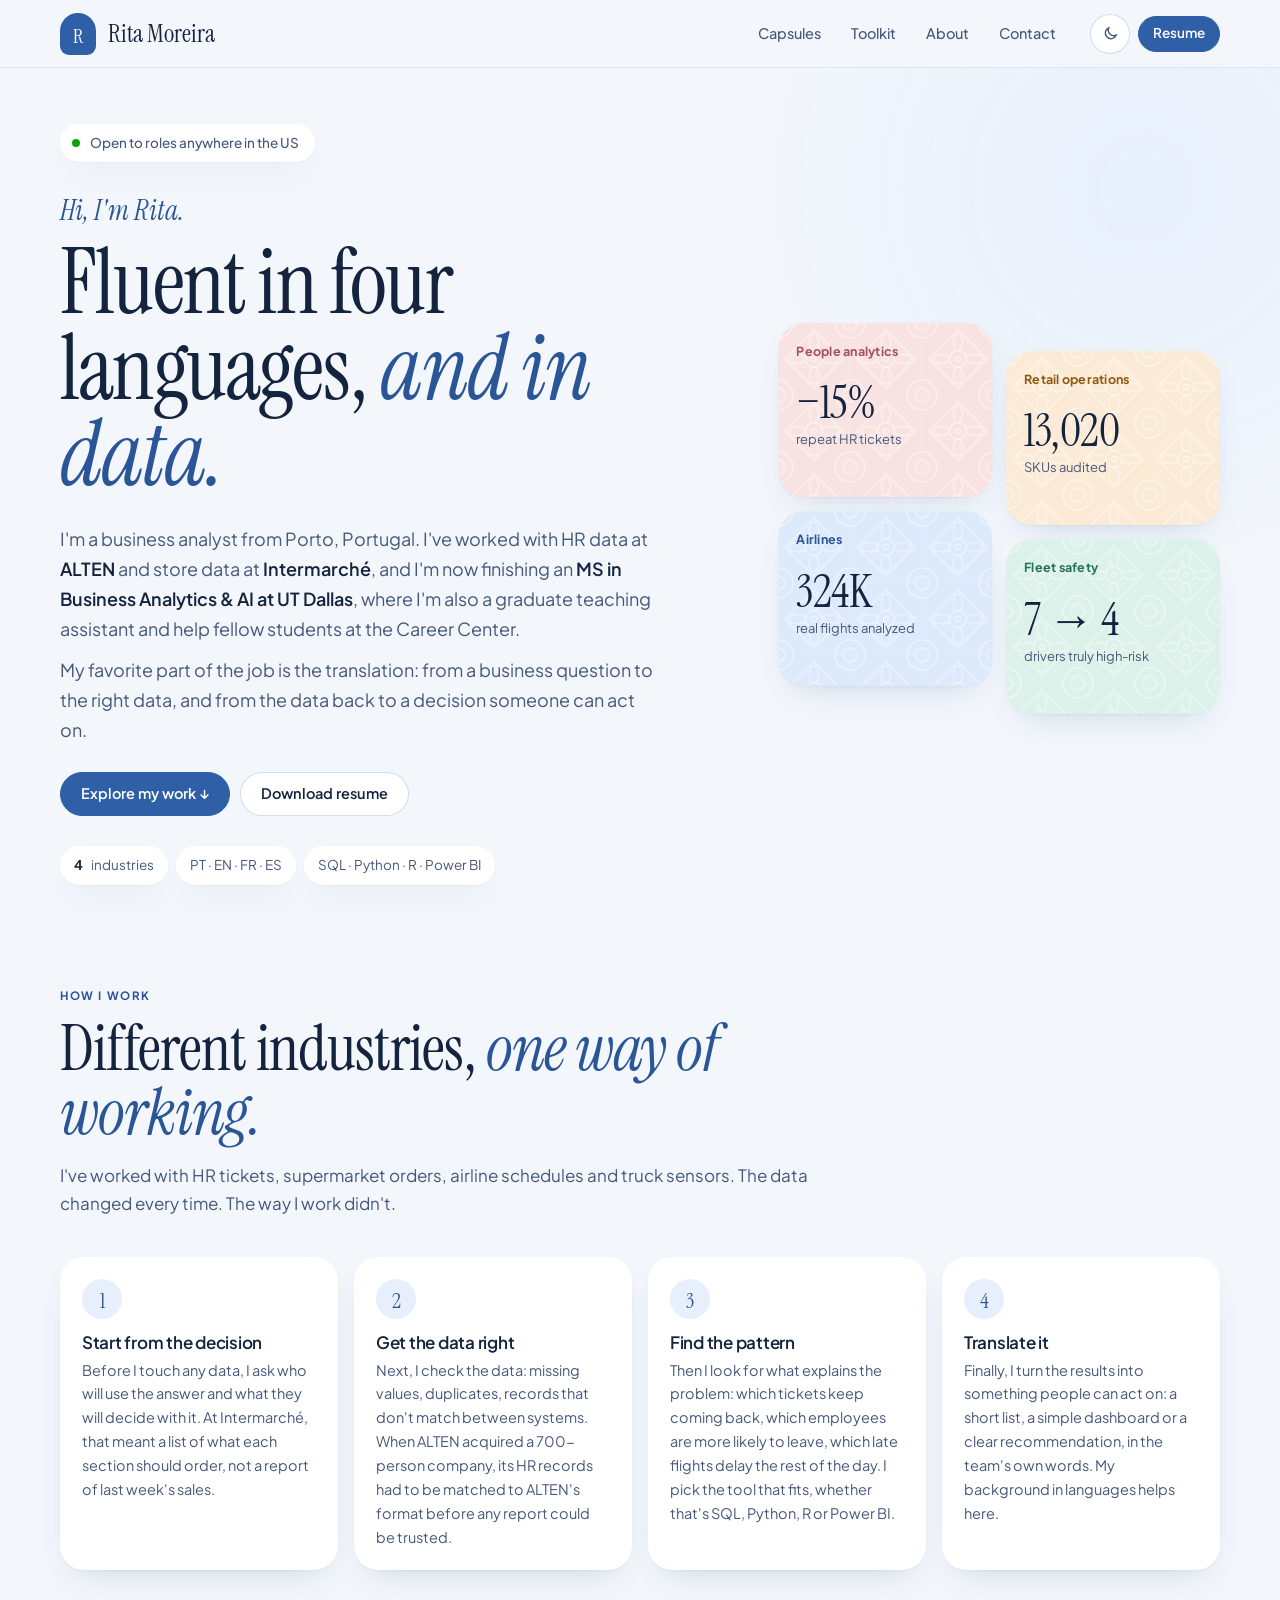
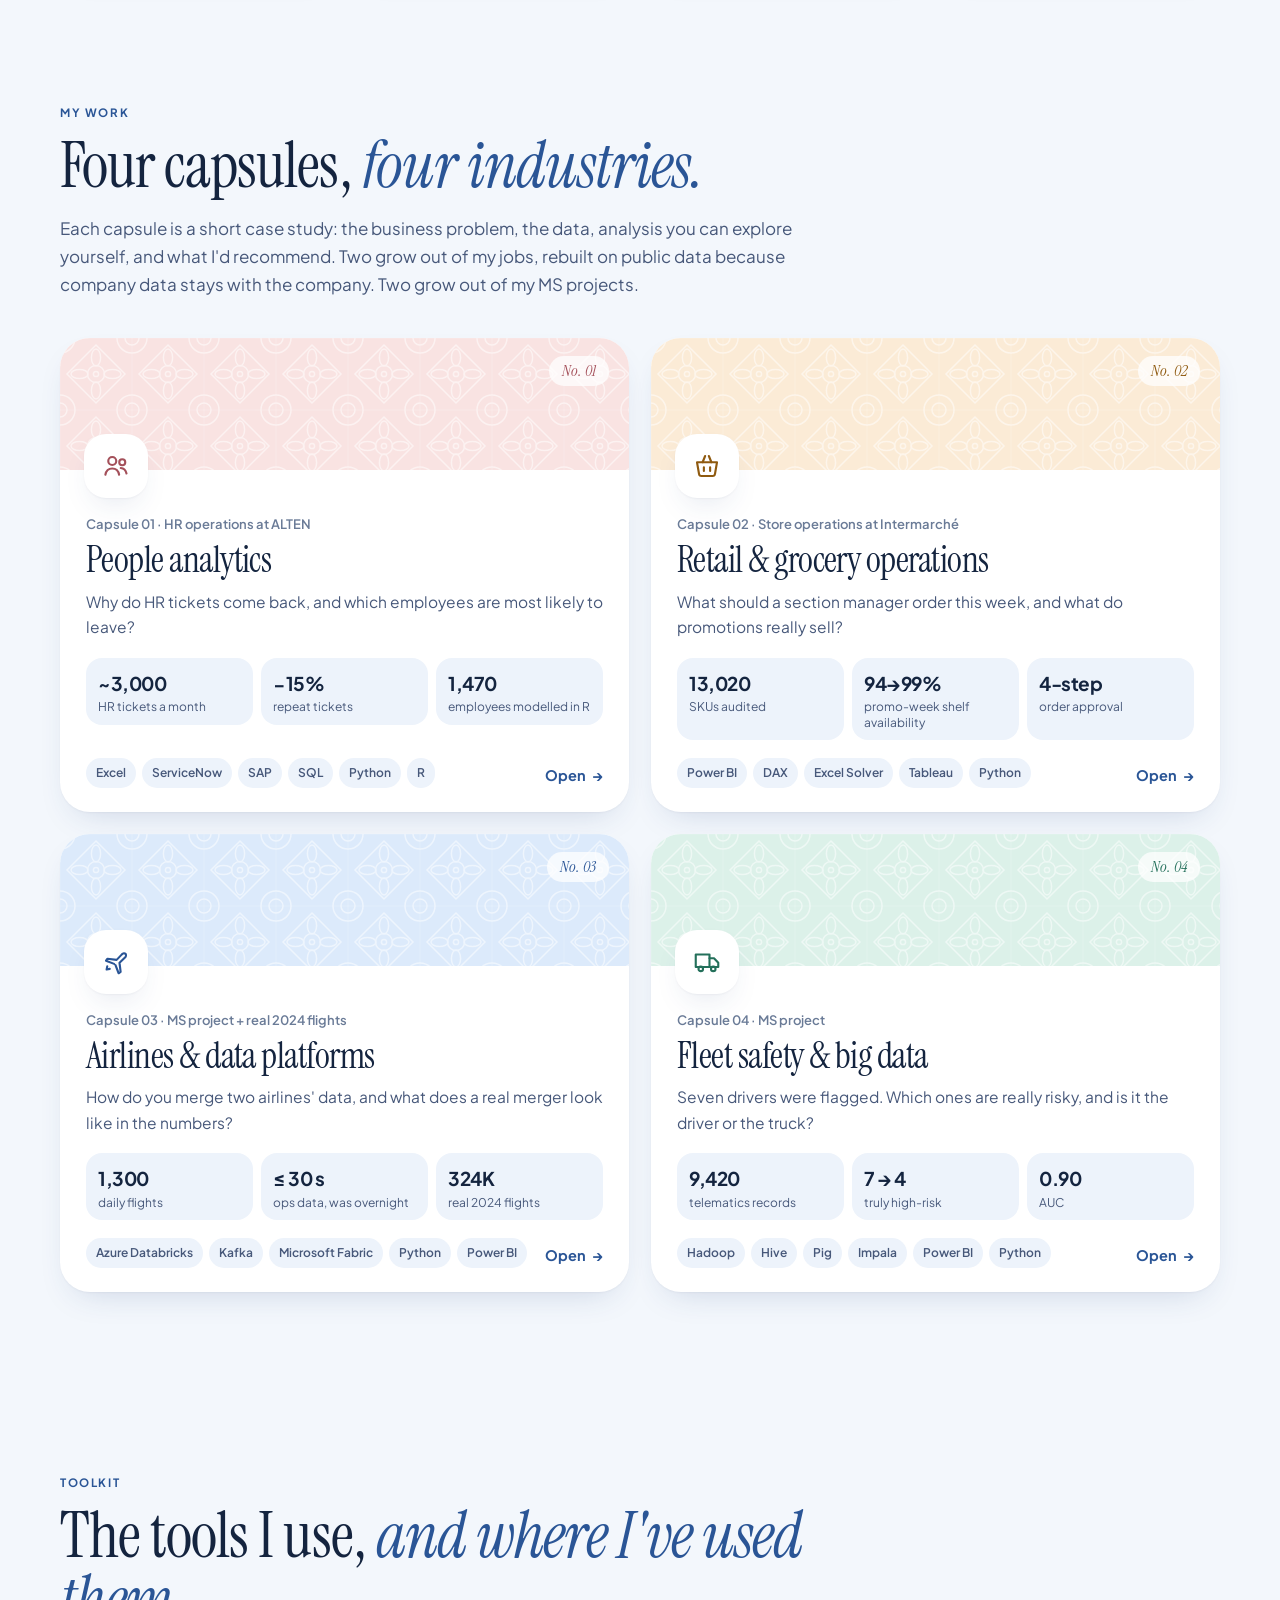
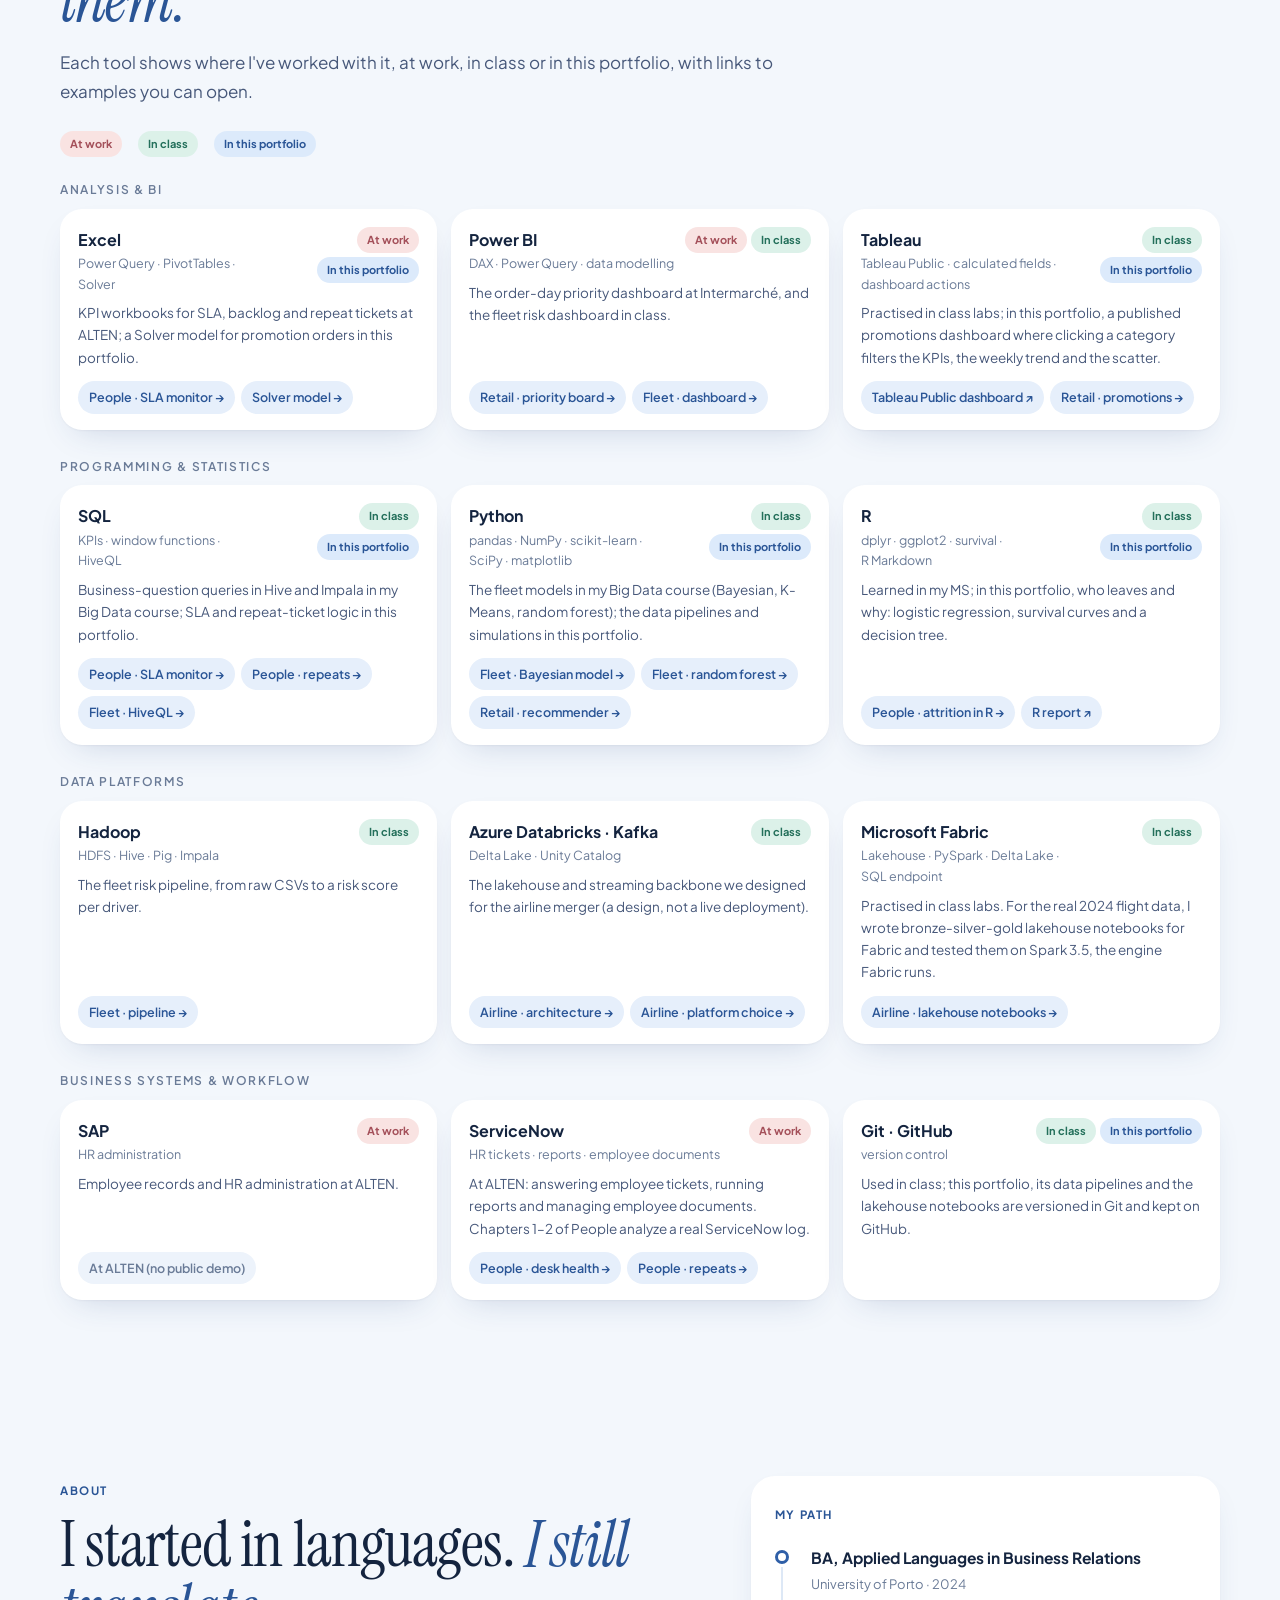
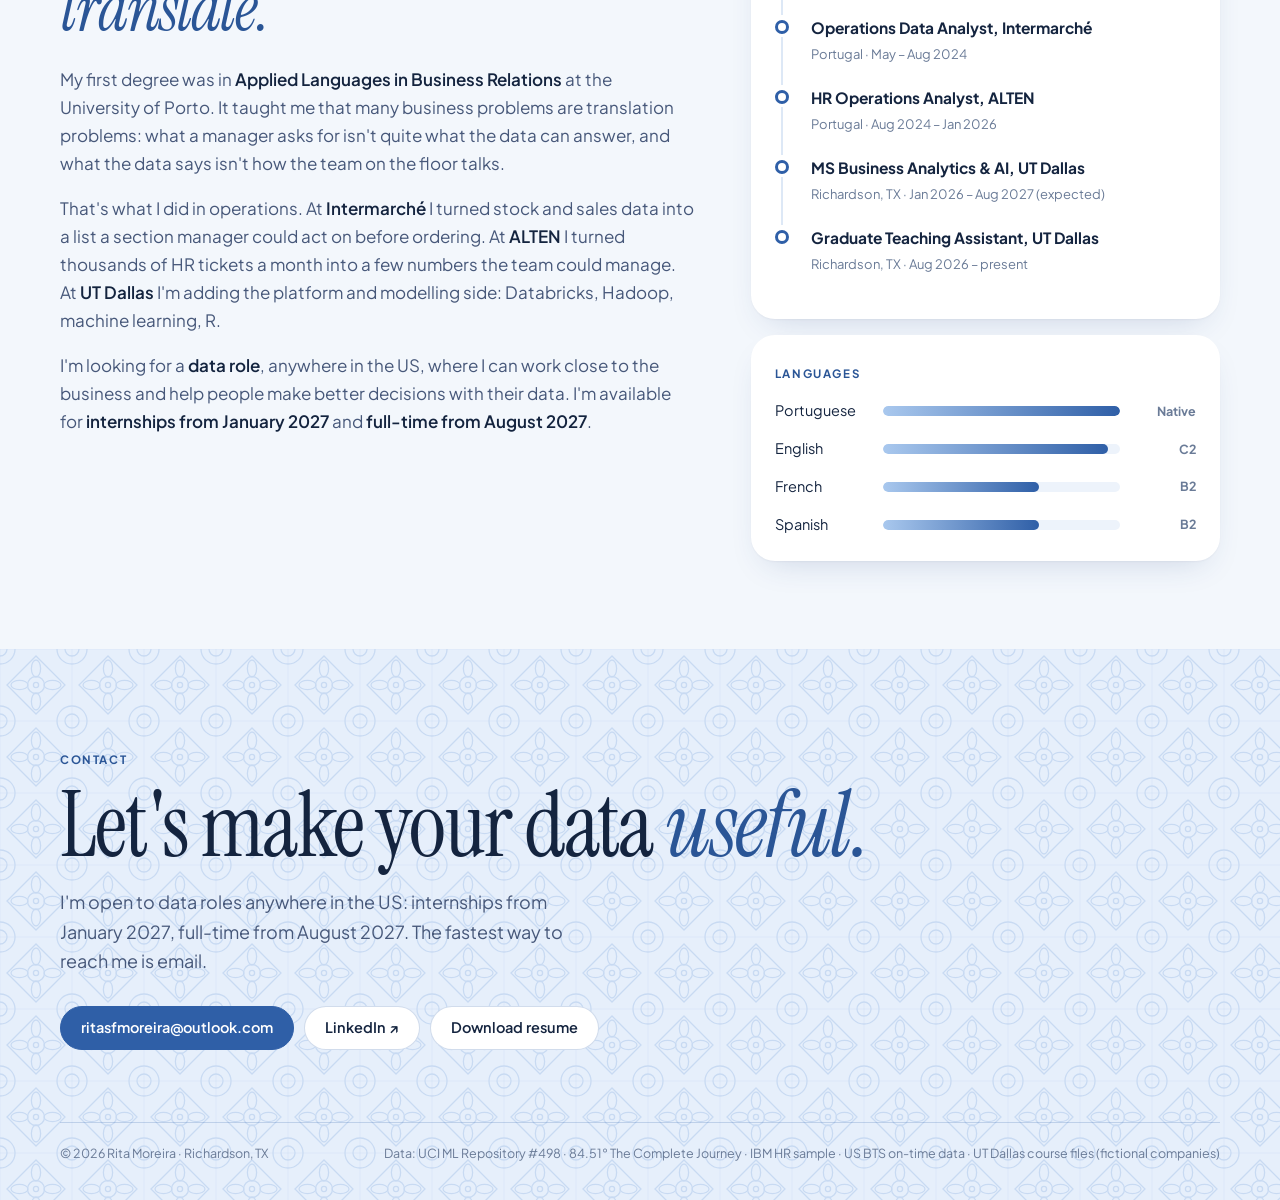
<file: index.html>
<!DOCTYPE html>
<html lang="en">
<head>
<meta charset="UTF-8">
<meta name="viewport" content="width=device-width, initial-scale=1.0, viewport-fit=cover">
<meta name="robots" content="noindex">
<title>Rita Moreira · Business Analyst</title>
<meta name="description" content="Rita Moreira, data and business analyst. Four capsules, four industries: people analytics, retail operations, airlines and data platforms, fleet safety and big data. Interactive case studies built with SQL, Python, R, Power BI and more.">
<meta property="og:title" content="Rita Moreira · Business Analyst">
<meta property="og:description" content="Fluent in four languages, and in data. Four interactive case studies across HR, retail, airlines and trucking.">
<meta property="og:type" content="website">
<meta property="og:url" content="https://thisisritamoreira.github.io/">
<meta property="og:image" content="https://thisisritamoreira.github.io/images/og-image.png">
<meta property="og:image:width" content="1200">
<meta property="og:image:height" content="630">
<meta property="og:image:alt" content="Rita Moreira: Fluent in four languages, and in data. People analytics, retail and grocery, airlines and data platforms, fleet safety and big data.">
<meta name="twitter:card" content="summary_large_image">
<meta name="twitter:image" content="https://thisisritamoreira.github.io/images/og-image.png">
<meta name="theme-color" content="#F3F7FC">
<link rel="icon" type="image/svg+xml" href="data:image/svg+xml,<svg xmlns='http://www.w3.org/2000/svg' viewBox='0 0 32 36'><path d='M0 16a16 16 0 0 1 32 0v16a4 4 0 0 1-4 4H4a4 4 0 0 1-4-4z' fill='%232F5FA7'/><text x='16' y='28' font-family='Georgia,serif' font-size='20' fill='white' text-anchor='middle'>R</text></svg>">
<link rel="preconnect" href="https://fonts.googleapis.com">
<link rel="preconnect" href="https://fonts.gstatic.com" crossorigin>
<link href="https://fonts.googleapis.com/css2?family=Instrument+Serif:ital@0;1&family=Plus+Jakarta+Sans:wght@400;500;600;700&family=JetBrains+Mono:wght@400;500&display=swap" rel="stylesheet">
<link rel="stylesheet" href="styles/main.css?v=20261109a">
<script>
  try { const t = localStorage.getItem("rm-theme"); if (t) document.documentElement.dataset.theme = t; } catch (e) {}
</script>
</head>
<body>
<!-- the azulejo tile, used as a soft pattern across the site -->
<svg width="0" height="0" style="position:absolute" aria-hidden="true" focusable="false">
  <defs>
    <g id="tile-motif">
      <path d="M0 0H72V72H0Z" stroke-width=".7" opacity=".55"/>
      <path d="M36 7L65 36L36 65L7 36Z"/>
      <circle cx="36" cy="36" r="8.5"/>
      <circle cx="36" cy="36" r="2.6"/>
      <ellipse cx="36" cy="19.5" rx="4.6" ry="8.5"/><ellipse cx="36" cy="52.5" rx="4.6" ry="8.5"/>
      <ellipse cx="19.5" cy="36" rx="8.5" ry="4.6"/><ellipse cx="52.5" cy="36" rx="8.5" ry="4.6"/>
      <path d="M0 15A15 15 0 0 0 15 0M57 0A15 15 0 0 0 72 15M72 57A15 15 0 0 0 57 72M15 72A15 15 0 0 0 0 57"/>
      <path d="M0 7A7 7 0 0 0 7 0M65 0A7 7 0 0 0 72 7M72 65A7 7 0 0 0 65 72M7 72A7 7 0 0 0 0 65"/>
    </g>
    <pattern id="azulejo" width="72" height="72" patternUnits="userSpaceOnUse">
      <use href="#tile-motif" style="fill:none;stroke:var(--tile-ink);stroke-width:1.3"/>
    </pattern>
    <pattern id="azulejo-tint" width="72" height="72" patternUnits="userSpaceOnUse">
      <use href="#tile-motif" style="fill:none;stroke:#ffffff;stroke-width:1.5;opacity:.8"/>
    </pattern>
  </defs>
</svg>
<div class="progress" id="progress"></div>

<nav class="nav" aria-label="Main">
  <div class="wrap">
    <a class="brand" href="#/" aria-label="Rita Moreira, home">
      <span class="brand-mark">R</span><span class="brand-name">Rita Moreira</span>
    </a>
    <ul class="nav-links">
      <li><a href="#/capsules">Capsules</a></li>
      <li><a href="#/toolkit">Toolkit</a></li>
      <li><a href="#/about">About</a></li>
      <li><a href="#/contact">Contact</a></li>
    </ul>
    <div class="nav-tools">
      <button class="icon-btn" id="theme-btn" type="button" aria-label="Switch light or dark theme" title="Theme">
        <svg width="17" height="17" viewBox="0 0 24 24" fill="none" stroke="currentColor" stroke-width="2" stroke-linecap="round"><path d="M20 14.5A8 8 0 0 1 9.5 4a8 8 0 1 0 10.5 10.5z"/></svg>
      </button>
      <a class="btn btn-sm btn-primary" href="Rita-Moreira-Resume.pdf" download>Resume</a>
      <button class="icon-btn menu-btn" id="menu-btn" type="button" aria-label="Open menu" aria-expanded="false">
        <svg width="17" height="17" viewBox="0 0 24 24" fill="none" stroke="currentColor" stroke-width="2" stroke-linecap="round"><path d="M4 7h16M4 12h16M4 17h16"/></svg>
      </button>
    </div>
  </div>
</nav>
<div class="mobile-menu" id="mobile-menu">
  <a href="#/capsules">Capsules</a>
  <a class="mm-cap" href="#/people"><span>Capsule 1</span>People analytics</a>
  <a class="mm-cap" href="#/retail"><span>Capsule 2</span>Retail &amp; grocery operations</a>
  <a class="mm-cap" href="#/airline"><span>Capsule 3</span>Airlines &amp; data platforms</a>
  <a class="mm-cap" href="#/fleet"><span>Capsule 4</span>Fleet safety &amp; big data</a>
  <a href="#/toolkit">Toolkit</a>
  <a href="#/about">About</a>
  <a href="Rita-Moreira-Resume.pdf" download>Resume (PDF)</a>
  <a href="#/contact">Contact</a>
</div>

<main>
<!-- =================================================================== HOME -->
<div class="view" data-view="home">
  <section class="hero">
    <div class="wrap">
      <div>
        <span class="pill-status"><span class="live-dot"></span>Open to roles anywhere in the US</span>
        <p class="hello">Hi, I'm Rita.</p>
        <h1>Fluent in four languages, <em>and in data.</em></h1>
        <p class="hero-sub">I'm a business analyst from Porto, Portugal. I've worked with HR data at <strong>ALTEN</strong> and store data at <strong>Intermarché</strong>, and I'm now finishing an <strong>MS in Business Analytics &amp; AI at UT Dallas</strong>, where I'm also a graduate teaching assistant and help fellow students at the Career Center.</p>
        <p class="hero-sub">My favorite part of the job is the translation: from a business question to the right data, and from the data back to a decision someone can act on.</p>
        <div class="hero-actions">
          <a class="btn btn-primary" href="#/capsules">Explore my work ↓</a>
          <a class="btn" href="Rita-Moreira-Resume.pdf" download>Download resume</a>
        </div>
        <div class="facts">
          <span class="fact"><b>4</b> industries</span>
          <span class="fact">PT · EN · FR · ES</span>
          <span class="fact">SQL · Python · R · Power BI</span>
        </div>
      </div>
      <div class="hero-tiles" aria-label="Preview of the four capsules">
        <a class="htile" data-tint="people" href="#/people"><svg class="tile-bg" aria-hidden="true"><rect width="100%" height="100%"/></svg><span class="htile-k">People analytics</span><b>−15%</b><span class="htile-l">repeat HR tickets</span><span class="htile-go">Open →</span></a>
        <a class="htile" data-tint="retail" href="#/retail"><svg class="tile-bg" aria-hidden="true"><rect width="100%" height="100%"/></svg><span class="htile-k">Retail operations</span><b>13,020</b><span class="htile-l">SKUs audited</span><span class="htile-go">Open →</span></a>
        <a class="htile" data-tint="airline" href="#/airline"><svg class="tile-bg" aria-hidden="true"><rect width="100%" height="100%"/></svg><span class="htile-k">Airlines</span><b>324K</b><span class="htile-l">real flights analyzed</span><span class="htile-go">Open →</span></a>
        <a class="htile" data-tint="fleet" href="#/fleet"><svg class="tile-bg" aria-hidden="true"><rect width="100%" height="100%"/></svg><span class="htile-k">Fleet safety</span><b>7 → 4</b><span class="htile-l">drivers truly high-risk</span><span class="htile-go">Open →</span></a>
      </div>
    </div>
  </section>

  <section class="section" style="padding-top:24px">
    <div class="wrap">
      <div class="section-head reveal">
        <span class="eyebrow">How I work</span>
        <h2>Different industries, <em>one way of working.</em></h2>
        <p>I've worked with HR tickets, supermarket orders, airline schedules and truck sensors. The data changed every time. The way I work didn't.</p>
      </div>
      <div class="method">
        <div class="mstep reveal"><h3>Start from the decision</h3><p>Before I touch any data, I ask who will use the answer and what they will decide with it. At Intermarché, that meant a list of what each section should order, not a report of last week's sales.</p></div>
        <div class="mstep reveal"><h3>Get the data right</h3><p>Next, I check the data: missing values, duplicates, records that don't match between systems. When ALTEN acquired a 700-person company, its HR records had to be matched to ALTEN's format before any report could be trusted.</p></div>
        <div class="mstep reveal"><h3>Find the pattern</h3><p>Then I look for what explains the problem: which tickets keep coming back, which employees are more likely to leave, which late flights delay the rest of the day. I pick the tool that fits, whether that's SQL, Python, R or Power BI.</p></div>
        <div class="mstep reveal"><h3>Translate it</h3><p>Finally, I turn the results into something people can act on: a short list, a simple dashboard or a clear recommendation, in the team's own words. My background in languages helps here.</p></div>
      </div>
    </div>
  </section>

  <section class="section" id="capsules" style="padding-top:40px">
    <div class="wrap">
      <div class="section-head reveal">
        <span class="eyebrow">My work</span>
        <h2>Four capsules, <em>four industries.</em></h2>
        <p>Each capsule is a short case study: the business problem, the data, analysis you can explore yourself, and what I'd recommend. Two grow out of my jobs, rebuilt on public data because company data stays with the company. Two grow out of my MS projects.</p>
      </div>
      <div class="capsules">
        <a class="capsule-card reveal" href="#/people" data-tint="people">
          <div class="cc-head"><svg class="tile-bg" aria-hidden="true"><rect width="100%" height="100%"/></svg><span class="cc-num">No. 01</span><span class="cc-icon"><svg width="30" height="30" viewBox="0 0 24 24" fill="none" stroke="currentColor" stroke-width="1.7" stroke-linecap="round" stroke-linejoin="round"><circle cx="9" cy="8" r="3.2"/><path d="M3.5 19c.6-3.2 2.8-5 5.5-5s4.9 1.8 5.5 5"/><circle cx="17" cy="9" r="2.4"/><path d="M15.8 13.6c2.3.2 4 1.8 4.6 4.4"/></svg></span></div>
          <div class="cc-body">
            <span class="cc-kicker">Capsule 01 · HR operations at ALTEN</span>
            <h3 class="cc-title">People analytics</h3>
            <p class="cc-q">Why do HR tickets come back, and which employees are most likely to leave?</p>
            <div class="cc-stats"><div class="cc-stat"><b>~3,000</b><span>HR tickets a month</span></div><div class="cc-stat"><b>−15%</b><span>repeat tickets</span></div><div class="cc-stat"><b>1,470</b><span>employees modelled in R</span></div></div>
            <div class="cc-foot"><div class="tags"><span class="tag">Excel</span><span class="tag">ServiceNow</span><span class="tag">SAP</span><span class="tag">SQL</span><span class="tag">Python</span><span class="tag">R</span></div><span class="cc-open">Open <span aria-hidden="true">→</span></span></div>
          </div>
        </a>
        <a class="capsule-card reveal" href="#/retail" data-tint="retail">
          <div class="cc-head"><svg class="tile-bg" aria-hidden="true"><rect width="100%" height="100%"/></svg><span class="cc-num">No. 02</span><span class="cc-icon"><svg width="30" height="30" viewBox="0 0 24 24" fill="none" stroke="currentColor" stroke-width="1.7" stroke-linecap="round" stroke-linejoin="round"><path d="M4 9h16l-1.6 9.2a2 2 0 0 1-2 1.8H7.6a2 2 0 0 1-2-1.8z"/><path d="M8.5 9l2-5M15.5 9l-2-5"/><path d="M9.5 13v3M14.5 13v3"/></svg></span></div>
          <div class="cc-body">
            <span class="cc-kicker">Capsule 02 · Store operations at Intermarché</span>
            <h3 class="cc-title">Retail &amp; grocery operations</h3>
            <p class="cc-q">What should a section manager order this week, and what do promotions really sell?</p>
            <div class="cc-stats"><div class="cc-stat"><b>13,020</b><span>SKUs audited</span></div><div class="cc-stat"><b>94→99%</b><span>promo-week shelf availability</span></div><div class="cc-stat"><b>4-step</b><span>order approval</span></div></div>
            <div class="cc-foot"><div class="tags"><span class="tag">Power BI</span><span class="tag">DAX</span><span class="tag">Excel Solver</span><span class="tag">Tableau</span><span class="tag">Python</span></div><span class="cc-open">Open <span aria-hidden="true">→</span></span></div>
          </div>
        </a>
        <a class="capsule-card reveal" href="#/airline" data-tint="airline">
          <div class="cc-head"><svg class="tile-bg" aria-hidden="true"><rect width="100%" height="100%"/></svg><span class="cc-num">No. 03</span><span class="cc-icon"><svg width="30" height="30" viewBox="0 0 24 24" fill="none" stroke="currentColor" stroke-width="1.7" stroke-linecap="round" stroke-linejoin="round"><path d="M10.5 13.5L4 11l1.2-1.6 7.3.9 4.2-4.4c.9-.9 2.3-1 2.9-.4s.5 2-.4 2.9l-4.4 4.2.9 7.3L14.1 21l-2.5-6.5"/><path d="M7 17.5l-2.5.5.5-2.5"/></svg></span></div>
          <div class="cc-body">
            <span class="cc-kicker">Capsule 03 · MS project + real 2024 flights</span>
            <h3 class="cc-title">Airlines &amp; data platforms</h3>
            <p class="cc-q">How do you merge two airlines' data, and what does a real merger look like in the numbers?</p>
            <div class="cc-stats"><div class="cc-stat"><b>1,300</b><span>daily flights</span></div><div class="cc-stat"><b>≤ 30 s</b><span>ops data, was overnight</span></div><div class="cc-stat"><b>324K</b><span>real 2024 flights</span></div></div>
            <div class="cc-foot"><div class="tags"><span class="tag">Azure Databricks</span><span class="tag">Kafka</span><span class="tag">Microsoft Fabric</span><span class="tag">Python</span><span class="tag">Power BI</span></div><span class="cc-open">Open <span aria-hidden="true">→</span></span></div>
          </div>
        </a>
        <a class="capsule-card reveal" href="#/fleet" data-tint="fleet">
          <div class="cc-head"><svg class="tile-bg" aria-hidden="true"><rect width="100%" height="100%"/></svg><span class="cc-num">No. 04</span><span class="cc-icon"><svg width="30" height="30" viewBox="0 0 24 24" fill="none" stroke="currentColor" stroke-width="1.7" stroke-linecap="round" stroke-linejoin="round"><path d="M3 6h11v10H3z"/><path d="M14 9h3.6l3.4 3.6V16h-7"/><circle cx="7" cy="17.5" r="1.8"/><circle cx="17" cy="17.5" r="1.8"/></svg></span></div>
          <div class="cc-body">
            <span class="cc-kicker">Capsule 04 · MS project</span>
            <h3 class="cc-title">Fleet safety &amp; big data</h3>
            <p class="cc-q">Seven drivers were flagged. Which ones are really risky, and is it the driver or the truck?</p>
            <div class="cc-stats"><div class="cc-stat"><b>9,420</b><span>telematics records</span></div><div class="cc-stat"><b>7 → 4</b><span>truly high-risk</span></div><div class="cc-stat"><b>0.90</b><span>AUC</span></div></div>
            <div class="cc-foot"><div class="tags"><span class="tag">Hadoop</span><span class="tag">Hive</span><span class="tag">Pig</span><span class="tag">Impala</span><span class="tag">Power BI</span><span class="tag">Python</span></div><span class="cc-open">Open <span aria-hidden="true">→</span></span></div>
          </div>
        </a>
      </div>
    </div>
  </section>

  <section class="section band" id="toolkit">
    <div class="wrap">
      <div class="section-head reveal">
        <span class="eyebrow">Toolkit</span>
        <h2>The tools I use, <em>and where I've used them.</em></h2>
        <p>Each tool shows where I've worked with it, at work, in class or in this portfolio, with links to examples you can open.</p>
      </div>
      <div class="legend-states">
        <span class="tool-state work">At work</span><span class="tool-state class">In class</span><span class="tool-state here">In this portfolio</span>
      </div>
      <div class="tool-groups" id="toolkit-groups"></div>
    </div>
  </section>

  <section class="section" id="about">
    <div class="wrap about-grid">
      <div class="reveal">
        <span class="eyebrow">About</span>
        <h2 style="font-family:var(--display);font-weight:400;font-size:clamp(40px,5.2vw,64px);line-height:1;margin:10px 0 24px">I started in languages. <em class="serif" style="color:var(--accent-ink)">I still translate.</em></h2>
        <p>My first degree was in <strong>Applied Languages in Business Relations</strong> at the University of Porto. It taught me that many business problems are translation problems: what a manager asks for isn't quite what the data can answer, and what the data says isn't how the team on the floor talks.</p>
        <p>That's what I did in operations. At <strong>Intermarché</strong> I turned stock and sales data into a list a section manager could act on before ordering. At <strong>ALTEN</strong> I turned thousands of HR tickets a month into a few numbers the team could manage. At <strong>UT Dallas</strong> I'm adding the platform and modelling side: Databricks, Hadoop, machine learning, R.</p>
        <p>I'm looking for a <strong>data role</strong>, anywhere in the US, where I can work close to the business and help people make better decisions with their data. I'm available for <strong>internships from January 2027</strong> and <strong>full-time from August 2027</strong>.</p>
      </div>
      <div class="reveal">
        <div class="card-soft">
          <span class="eyebrow">My path</span>
          <div class="path">
            <div class="path-step"><div><b>BA, Applied Languages in Business Relations</b><span>University of Porto · 2024</span></div></div>
            <div class="path-step"><div><b>Operations Data Analyst, Intermarché</b><span>Portugal · May – Aug 2024</span></div></div>
            <div class="path-step"><div><b>HR Operations Analyst, ALTEN</b><span>Portugal · Aug 2024 – Jan 2026</span></div></div>
            <div class="path-step"><div><b>MS Business Analytics &amp; AI, UT Dallas</b><span>Richardson, TX · Jan 2026 – Aug 2027 (expected)</span></div></div>
            <div class="path-step"><div><b>Graduate Teaching Assistant, UT Dallas</b><span>Richardson, TX · Aug 2026 – present</span></div></div>
          </div>
        </div>
        <div class="card-soft">
          <span class="eyebrow">Languages</span>
          <div class="langs" id="langs" style="margin-top:14px">
            <div class="lang"><span>Portuguese</span><div class="lang-track"><i data-w="100"></i></div><span>Native</span></div>
            <div class="lang"><span>English</span><div class="lang-track"><i data-w="95"></i></div><span>C2</span></div>
            <div class="lang"><span>French</span><div class="lang-track"><i data-w="66"></i></div><span>B2</span></div>
            <div class="lang"><span>Spanish</span><div class="lang-track"><i data-w="66"></i></div><span>B2</span></div>
          </div>
        </div>
      </div>
    </div>
  </section>
</div>

<!-- =================================================================== CAPSULE 01 · PEOPLE -->
<article class="view" data-view="people" data-tint="people">
  <header class="cap-hero">
    <svg class="tile-bg" aria-hidden="true"><rect width="100%" height="100%"/></svg>
    <div class="wrap">
      <div class="crumbs"><a href="#/capsules">← All capsules</a><span>Capsule 01 of 04</span></div>
      <div class="cap-hero-grid">
        <div>
          <span class="eyebrow">People analytics · HR operations at ALTEN</span>
          <h1 class="cap-title">Keeping 1,200 employees <em>well served.</em></h1>
          <p class="cap-lede">At ALTEN I worked in People Services, the team that answers every employee request: contracts, payroll questions, benefits, onboarding. This capsule rebuilds that work on public data, then goes a step further, into who leaves and why.</p>
        </div>
        <div class="question-card"><span class="eyebrow">The business question</span><q>Where does the HR desk lose time and trust, and which employees are we most likely to lose?</q></div>
      </div>
      <div class="cap-stats">
        <div class="cap-stat"><b>~3,000</b><span>HR tickets a month at ALTEN</span></div>
        <div class="cap-stat"><b>−15%</b><span>repeat tickets after the KPI dashboards</span></div>
        <div class="cap-stat"><b>700</b><span>employees merged after an acquisition</span></div>
        <div class="cap-stat"><b>1,470</b><span>employees in the attrition model (R)</span></div>
      </div>
    </div>
  </header>
  <nav class="chapnav" aria-label="Chapters"><div class="wrap">
    <a href="#/people/problem">The problem</a><a href="#/people/data">The data</a><a href="#/people/desk">1 · Desk health</a><a href="#/people/repeat">2 · Repeat tickets</a><a href="#/people/merge">3 · Acquisition</a><a href="#/people/attrition">4 · Who leaves</a><a href="#/people/insights">Insights</a><a href="#/people/recommend">What I'd do</a><a href="#/people/tools">Tools</a>
  </div></nav>
  <div class="wrap">
    <section class="chapter" id="people-problem">
      <div class="ch-head"><div><div class="ch-k">The problem</div><h2 class="ch-title">An HR desk that's always busy</h2></div></div>
      <div class="story-grid">
        <div class="prose">
          <p>People Services handled requests for a population of up to <strong>~1,200 employees</strong> that kept changing. About <strong>3,000 tickets a month</strong> came in, each with an SLA clock. Two things hurt the desk: tickets that waited too long, and <strong>tickets that came back</strong> because the first answer didn't solve the problem.</p>
          <p>Then ALTEN acquired a company of <strong>700 people</strong>, whose HR data had to be brought into ALTEN's standards without breaking payroll.</p>
          <p>Behind all of it sits the question every HR leader cares about: <strong>who is likely to leave</strong>, and what could we do before they do?</p>
        </div>
        <div class="callout"><b>What a good answer looks like</b><br>Not "the desk is busy". A short list: which handoffs to remove, which repeat topics to fix, what the merge must reconcile, and which groups of employees deserve a retention conversation.</div>
      </div>
    </section>
    <section class="chapter" id="people-data">
      <div class="ch-head"><div><div class="ch-k">The data</div><h2 class="ch-title">Public data with the same shape as the real thing</h2></div></div>
      <p class="prose">ALTEN's data stays with ALTEN, so I rebuilt the work on public datasets with the same structure. Each panel says what's real and what isn't.</p>
      <div class="source-cards">
        <div class="source-card"><span class="badge real">Real</span><h4>ServiceNow ticket log</h4><dl><dt>Source</dt><dd><a href="https://archive.ics.uci.edu/dataset/498" target="_blank" rel="noopener">UCI #498</a>, CC BY 4.0</dd><dt>Size</dt><dd>141,712 events · 24,918 tickets</dd><dt>Why</dt><dd>ServiceNow is the platform I used at ALTEN for tickets, reports and employee documents. This real log has the same mechanics: SLA flags, priorities, reassignments, reopens.</dd></dl></div>
        <div class="source-card"><span class="badge real">Real</span><h4>IBM HR employee sample</h4><dl><dt>Source</dt><dd><a href="https://github.com/IBM/employee-attrition-aif360" target="_blank" rel="noopener">IBM</a> (a fictional sample built by IBM)</dd><dt>Size</dt><dd>1,470 employees · 35 fields</dd><dt>Use</dt><dd>The "standard" HR schema in chapter 3 and the attrition model in chapter 4.</dd></dl></div>
        <div class="source-card"><span class="badge synth">Synthetic</span><h4>Acquired company extract</h4><dl><dt>What</dt><dd>700 employees, generated from the IBM distributions</dd><dt>Why</dt><dd>It recreates the problems real HR extracts have: other IDs, mixed date formats, Portuguese contract types, 14 salary payments, duplicates.</dd></dl></div>
      </div>
    </section>
    <section class="chapter" id="people-desk">
            <div class="ch-head">
              <div><div class="ch-k">Chapter 1</div><h2 class="ch-title">SLA &amp; backlog monitor</h2></div>
              <div class="ch-badges"><span class="badge real">Real data</span><span class="badge plain">Excel → web</span></div>
            </div>
            <div class="dash" id="dash-1a">
              <div class="dash-bar">
                <div class="dash-title">People desk performance<small id="d1a-sub">Mar 1 – May 31 · tickets opened in the window</small></div>
                <div class="controls">
                  <label class="control">Team <select class="select" id="d1a-team"></select></label>
                </div>
              </div>
              <div class="kpis" id="d1a-kpis"></div>
              <div class="grid-2">
                <div class="panel">
                  <div class="panel-title">Tickets opened vs resolved per day</div>
                  <div class="panel-sub">7-day rolling average. When the orange line runs below blue, backlog builds. The log starts on Feb 29, so early March is a warm-up.</div>
                  <div class="legend"><span><i class="line" style="background:var(--s1)"></i>Opened</span><span><i class="line" style="background:var(--s2)"></i>Resolved</span></div>
                  <div class="chart" id="d1a-flow"></div>
                </div>
                <div class="panel">
                  <div class="panel-title">Backlog by ticket age, end of each week</div>
                  <div class="panel-sub">Open tickets, stacked by days since opening. Old tickets are the SLA risk. Builds from zero as the log starts.</div>
                  <div class="legend" id="d1a-age-legend"></div>
                  <div class="chart" id="d1a-aging"></div>
                </div>
              </div>
              <div class="grid-2">
                <div class="panel">
                  <div class="panel-title">SLA met by priority</div>
                  <div class="panel-sub">Share of tickets resolved within their target.</div>
                  <div id="d1a-prio"></div>
                </div>
                <div class="panel">
                  <div class="panel-title">Every handoff costs SLA</div>
                  <div class="panel-sub">SLA met by number of times a ticket was reassigned to another person or group.</div>
                  <div id="d1a-reassign"></div>
                </div>
              </div>
            </div>
            <div class="findings" id="d1a-findings"></div>
            <div class="code-tabs" data-tabs>
              <div class="code-tabs-bar" role="tablist"><button role="tab" aria-selected="true">SQL</button><button role="tab" aria-selected="false">Excel</button><button role="tab" aria-selected="false">Python</button><span class="ct-label">How the KPIs are computed</span></div>
<pre class="code" data-lang="sql">-- Weekly SLA compliance and volume, one row per team and week
WITH final_state AS (            -- the log has one row per update: keep the last one
  SELECT *, ROW_NUMBER() OVER (PARTITION BY number ORDER BY sys_mod_count DESC) AS rn
  FROM incident_event_log
)
SELECT assignment_group                              AS team,
       DATE_TRUNC('week', opened_at)                 AS week,
       COUNT(*)                                      AS tickets,
       AVG(CASE WHEN made_sla THEN 1.0 ELSE 0 END)   AS sla_met_rate,
       PERCENTILE_CONT(0.5) WITHIN GROUP (
         ORDER BY EXTRACT(EPOCH FROM resolved_at - opened_at) / 3600) AS median_hours
FROM final_state
WHERE rn = 1 AND opened_at &gt;= '2016-03-01' AND opened_at &lt; '2016-06-01'
GROUP BY 1, 2
ORDER BY 1, 2;

-- Backlog at the end of a given day = opened before, not yet resolved
SELECT COUNT(*) AS open_tickets
FROM final_state
WHERE rn = 1 AND opened_at &lt; :day_end AND COALESCE(resolved_at, closed_at) &gt;= :day_end;</pre>
<pre class="code" data-lang="excel" hidden>' The original at ALTEN was an Excel workbook, refreshed weekly:
'
' 1. Power Query  : import the ticket export, keep the latest state per ticket,
'                   add Week = Date.StartOfWeek([Opened]), AgeDays = Today - [Opened]
' 2. PivotTable A : Rows = Week | Columns = Priority | Values = Count of Ticket,
'                   Average of SLA_Met (shown as %)
' 3. PivotTable B : Rows = AgeBucket (0-2, 3-7, 8-30, 30+) | Filter = Status <> Resolved
'                   → the backlog aging view the team lead checked every morning
' 4. Trend sheet  : 4-week moving average of SLA % with conditional formatting
'                   (green ≥ target, amber within 5 pts, red below)
'
' AgeBucket helper column:
=IFS([@AgeDays]<=2,"0-2 d",[@AgeDays]<=7,"3-7 d",[@AgeDays]<=30,"8-30 d",TRUE,"30+ d")</pre>
<pre class="code" data-lang="python" hidden># analysis/people_services.py (excerpt)
ev = pd.read_csv(SRC, na_values="?")
t = ev.sort_values("sys_mod_count").groupby("number").tail(1)     # final state per ticket
t = t[(t.opened_at &gt;= "2016-03-01") &amp; (t.opened_at &lt; "2016-06-01")]
t["done_at"] = t.resolved_at.fillna(t.closed_at)

for day_end in days + pd.Timedelta(days=1):                      # backlog + aging per day
    open_now = (t.opened_at &lt; day_end) &amp; (t.done_at &gt;= day_end)
    age = (day_end - t.opened_at[open_now]).dt.days
    aging.append([(age &lt;= 2).sum(), age.between(3, 7).sum(),
                  age.between(8, 30).sum(), (age &gt; 30).sum()])</pre>
            </div>
          </section>
    <section class="chapter" id="people-repeat">
            <div class="ch-head">
              <div><div class="ch-k">Chapter 2</div><h2 class="ch-title">Why tickets come back, and what fixing it is worth</h2></div>
              <div class="ch-badges"><span class="badge real">Real data</span><span class="badge plain">What-if model</span></div>
            </div>
            <p class="prose">A <strong>repeat ticket</strong> is the same person coming back about the same category within 14 days, or rejecting the resolution. Repeats are expensive: the desk does the work twice and the employee loses trust. To act on them, you need to know <strong>where they cluster</strong> and <strong>which fix works</strong>.</p>
            <div class="dash" id="dash-1b">
              <div class="dash-bar">
                <div class="dash-title">Repeat-ticket drivers<small id="d1b-sub"></small></div>
                <div class="controls"><span class="control" id="d1b-team-note"></span></div>
              </div>
              <div class="grid-2" style="margin-top:0">
                <div class="panel">
                  <div class="panel-title">Where repeats cluster</div>
                  <div class="panel-sub">Repeat tickets by category, with the running share of all repeats. Categories are anonymized in the source.</div>
                  <div id="d1b-pareto"></div>
                </div>
                <div class="panel">
                  <div class="panel-title">What works: a knowledge article</div>
                  <div class="panel-sub">Repeat rate when the resolver used a knowledge-base article vs. when they didn't.</div>
                  <div id="d1b-kb"></div>
                  <div class="callout" id="d1b-kb-note" style="margin-top:12px"></div>
                </div>
              </div>
              <div class="panel" style="margin-top:12px">
                <div class="panel-title">What-if: publish knowledge articles for the top repeat drivers</div>
                <div class="panel-sub">Covered categories get the repeat rate seen when an article <em>was</em> used, for the share of tickets where it gets used.</div>
                <div class="controls" style="margin:10px 0 14px;gap:22px">
                  <label class="control">Categories covered <input type="range" id="d1b-n" min="0" max="12" value="4"><span class="range-val" id="d1b-n-val">4</span></label>
                  <label class="control">Article used on <input type="range" id="d1b-adopt" min="20" max="100" step="5" value="60"><span class="range-val" id="d1b-adopt-val">60%</span></label>
                </div>
                <div class="kpis k4" id="d1b-sim-kpis" style="margin-bottom:0"></div>
              </div>
            </div>
            <div class="findings" id="d1b-findings"></div>
            <p class="note">Caveat, stated up front: resolvers chose when to use an article, so this comparison is observational, not a controlled test. In a live rollout I'd confirm the effect with a before/after comparison on the covered categories against the uncovered ones.</p>
            <div class="code-tabs" data-tabs>
              <div class="code-tabs-bar" role="tablist"><button role="tab" aria-selected="true">SQL</button><button role="tab" aria-selected="false">Python</button><span class="ct-label">Defining a repeat ticket</span></div>
<pre class="code" data-lang="sql">-- A ticket is a repeat if the same requester opened one in the same category
-- in the previous 14 days, or rejected the resolution (reopen_count &gt; 0)
SELECT number, caller_id, category, opened_at,
       CASE WHEN reopen_count &gt; 0
              OR opened_at - LAG(opened_at) OVER (
                   PARTITION BY caller_id, category ORDER BY opened_at) &lt; INTERVAL '14 days'
            THEN 1 ELSE 0 END AS is_repeat
FROM tickets;</pre>
<pre class="code" data-lang="python" hidden># what-if: cover the top-N repeat categories with a knowledge article
def simulate(cats, n_covered, adoption, kb_rate_team):
    saved = 0
    for c in cats[:n_covered]:
        rate_without = c.rep_nokb / c.n_nokb
        rate_with = c.rep_kb / c.n_kb if c.n_kb &gt;= 30 else kb_rate_team   # small-sample guard
        saved += c.n_nokb * adoption * max(0, rate_without - rate_with)
    return saved / total_repeats          # share of repeat tickets avoided</pre>
            </div>
          </section>
    <section class="chapter" id="people-merge">
            <div class="ch-head">
              <div><div class="ch-k">Chapter 3</div><h2 class="ch-title">Bringing an acquired company's HR data into the standard</h2></div>
              <div class="ch-badges"><span class="badge real">Standard: real</span><span class="badge synth">Acquired extract: synthetic</span></div>
            </div>
            <p class="prose">An acquisition hands you a spreadsheet that <em>looks</em> like your HR data and isn't. Here the acquirer's standard comes from IBM's public HR dataset. The acquired company's 700-person extract is <strong>synthetic</strong>, generated with the kinds of problems real extracts have: another ID scheme, three date formats, Portuguese contract types, salary in 14 instalments, duplicates and broken manager links.</p>
            <div class="dash" id="dash-1c">
              <div class="dash-bar">
                <div class="dash-title">Reconciliation run<small>700 employees · 13 fields mapped to the standard</small></div>
                <div class="controls"><button class="btn btn-sm" id="d1c-run" type="button">▶ Re-run reconciliation</button></div>
              </div>
              <div class="grid-2" style="margin-top:0">
                <div class="panel">
                  <div class="panel-title">Record funnel</div>
                  <div class="panel-sub">How many records survive each check, and why the rest go to a fix-list.</div>
                  <div class="funnel" id="d1c-funnel"></div>
                </div>
                <div class="panel">
                  <div class="panel-title">What the checks found</div>
                  <div class="panel-sub">Each issue becomes an owner and a fix before payroll cut-over.</div>
                  <div class="kpis k3" id="d1c-issues" style="margin:0"></div>
                </div>
              </div>
              <div class="panel" style="margin-top:12px">
                <div style="display:flex;justify-content:space-between;gap:12px;flex-wrap:wrap;align-items:center">
                  <div><div class="panel-title">Field crosswalk: acquired → standard</div><div class="panel-sub" style="margin:0">Every field gets a status and a rule. "Gap" means someone has to make a policy decision.</div></div>
                  <div class="chips" id="d1c-filter"></div>
                </div>
                <div class="tbl-wrap" style="margin-top:12px"><table class="tbl" id="d1c-table"><thead><tr><th>Acquired field</th><th>Standard field</th><th>Status</th><th>Rule</th></tr></thead><tbody></tbody></table></div>
              </div>
              <div class="callout" id="d1c-pay" style="margin-top:12px"></div>
            </div>
          </section>
        <section class="chapter" id="people-attrition">
      <div class="ch-head"><div><div class="ch-k">Chapter 4</div><h2 class="ch-title">Who leaves, and why? An attrition study in R</h2></div><div class="ch-badges"><span class="badge real">IBM sample data</span><span class="badge plain">Written in R</span></div></div>
      <p class="prose">An HR desk answers questions; HR leadership also asks <strong>who is likely to leave, when, and what we could change</strong>. I answered that in R on IBM's public HR sample of 1,470 employees: group comparisons, a logistic regression, retention curves, a decision tree and a what-if. The data is fictional, and every result is an association to test, not a cause.</p>
      <p style="margin:-4px 0 18px"><a class="btn btn-sm" href="reports/people_attrition.html" target="_blank" rel="noopener">Open the full R report ↗</a></p>
      <div class="dash">
        <div class="kpis k4" id="att-kpis"></div>
        <div class="grid-2">
          <div class="panel">
            <div style="display:flex;justify-content:space-between;gap:10px;flex-wrap:wrap;align-items:center">
              <div><div class="panel-title">Who leaves</div><div class="panel-sub" style="margin:0">Attrition rate by group. The dashed line is the company average.</div></div>
              <select class="select" id="att-var" aria-label="Group employees by"></select>
            </div>
            <div id="att-seg" style="margin-top:12px"></div>
            <p class="note" id="att-seg-note"></p>
          </div>
          <div class="panel">
            <div class="panel-title">What drives it</div>
            <div class="panel-sub">Odds ratios from a logistic regression (all else equal), with 95% intervals. Right of 1 = more likely to leave. Log scale.</div>
            <div class="chart" id="att-or"></div>
          </div>
        </div>
        <div class="grid-2">
          <div class="panel">
            <div style="display:flex;justify-content:space-between;gap:10px;flex-wrap:wrap;align-items:center">
              <div><div class="panel-title">When they leave</div><div class="panel-sub" style="margin:0">Share of new hires still here after each year, at this year's exit rates.</div></div>
              <div class="seg" id="att-surv-by"><button aria-pressed="true" data-k="by_overtime">By overtime</button><button aria-pressed="false" data-k="by_job_level">By job level</button></div>
            </div>
            <div class="legend" id="att-surv-legend" style="margin-top:10px"></div>
            <div class="chart" id="att-surv"></div>
          </div>
          <div class="panel">
            <div class="panel-title">Groups to watch</div>
            <div class="panel-sub">Segments found by a decision tree, highest attrition first.</div>
            <div id="att-tree"></div>
          </div>
        </div>
        <div class="panel" style="margin-top:12px">
          <div class="panel-title">What if we cut overtime?</div>
          <div class="panel-sub">Expected leavers if a share of overtime workers came off overtime, using the regression. "Targeted" starts with the people whose risk would drop the most.</div>
          <div class="controls" style="margin:10px 0 14px;gap:18px">
            <label class="control">Overtime workers moved <input type="range" id="att-share" min="0" max="100" step="5" value="50"><span class="range-val" id="att-share-val">50%</span></label>
            <div class="seg" id="att-who"><button aria-pressed="true" data-w="targeted">Targeted</button><button aria-pressed="false" data-w="random">Anyone</button></div>
          </div>
          <div class="kpis k4" id="att-whatif" style="margin-bottom:0"></div>
        </div>
      </div>
      <div class="findings" id="att-findings"></div>
      <p class="note" id="att-caveat"></p>
      <div class="code-tabs" data-tabs>
        <div class="code-tabs-bar" role="tablist"><button role="tab" aria-selected="true">R</button><span class="ct-label">analysis/people_attrition.R (excerpt)</span></div>
<pre class="code" data-lang="r"># 1. Logistic regression: who is more likely to leave, all else equal
f_logit   &lt;- reformulate(predictors, response = "left")   # overtime, job level 1, stock options, ...
fit_train &lt;- glm(f_logit, family = binomial, data = train)  # 70/30 split, set.seed(2026)
fit_full  &lt;- glm(f_logit, family = binomial, data = model_df)
or_tab    &lt;- tidy(fit_full, exponentiate = TRUE, conf.int = TRUE)   # odds ratios + 95% CI

# 2. Retention curves. A one-year snapshot, so each person enters at their tenure:
#    Surv(start = YearsAtCompany, stop = YearsAtCompany + 1, event = left)
km_ot   &lt;- survfit(Surv(start, stop, event) ~ OverTime, data = surv_df)
cox_fit &lt;- coxph(as.formula(paste("Surv(start, stop, event) ~", cox_rhs)), data = cox_df)

# 3. Decision tree: readable segments for HR
tree &lt;- rpart(left ~ ., data = tree_df, method = "anova", control = tree_ctrl)

# 4. What-if: the same people, with overtime switched off
p_no_ot &lt;- predict(fit_full, newdata = cf, type = "response")</pre>
      </div>
    </section>
    <section class="chapter" id="people-insights">
      <div class="ch-head"><div><div class="ch-k">Insights</div><h2 class="ch-title">What the data says</h2></div></div>
      <div class="insights" id="people-insight-cards">
        <div class="insight"><span class="big">93% → 19%</span><b>Every handoff costs SLA</b><p>Tickets solved by the first resolver met their SLA 93% of the time; after four or more reassignments, 19%.</p></div>
        <div class="insight"><span class="big">75%</span><b>Repeats are concentrated</b><p>Four categories hold three quarters of all repeat tickets, so a focused fix beats a desk-wide campaign.</p></div>
        <div class="insight"><span class="big">+16.7%</span><b>The payroll trap in a merge</b><p>Copying the acquired company's monthly salary as-is (12 payments, not Portugal's 14) would overstate monthly pay on every report.</p></div>
      </div>
    </section>
    <section class="chapter" id="people-recommend">
      <div class="ch-head"><div><div class="ch-k">What I'd do</div><h2 class="ch-title">Recommendations</h2></div></div>
      <div class="recos" id="people-recos">
        <div class="reco"><div><b>Route it right the first time</b><p>Add a short triage step at intake and track the reassignment count weekly. It moves SLA more than asking people to work faster.</p></div></div>
        <div class="reco"><div><b>Fix the top repeat topics with knowledge articles</b><p>Write articles for the four categories that cause most repeats, then compare covered and uncovered categories before and after.</p></div></div>
        <div class="reco"><div><b>Treat an acquisition as a data project</b><p>A field crosswalk, a fix-list with owners, and payroll dual-run before cut-over. Policy gaps such as health plans go to a decision, not a spreadsheet.</p></div></div>
      </div>
    </section>
    <section class="chapter" id="people-tools">
      <div class="ch-head"><div><div class="ch-k">Tools</div><h2 class="ch-title">What this capsule uses</h2></div></div>
      <div class="tools-used">
        <div class="tu"><b>Excel · Power Query · PivotTables</b>The KPI workbooks at ALTEN (chapter 1 shows the setup)</div>
        <div class="tu"><b>ServiceNow</b>At ALTEN: the HR ticket queue, reports and employee documents. Chapters 1–2 analyze a real ServiceNow log</div>
        <div class="tu"><b>SAP</b>Employee records at ALTEN (no public demo possible)</div>
        <div class="tu"><b>SQL</b>KPI and repeat-ticket logic (chapters 1–2)</div>
        <div class="tu"><b>Python · pandas</b>The data pipelines behind chapters 1–3</div>
        <div class="tu"><b>R</b>The attrition analysis in chapter 4</div>
      </div>
    </section>
    <nav class="cap-next"><a href="#/capsules"><span>← Back to</span><b>All capsules</b></a><a class="next" href="#/retail"><span>Next capsule →</span><b>Retail &amp; grocery operations</b></a></nav>
  </div>
</article>

<!-- =================================================================== CAPSULE 02 · RETAIL -->
<article class="view" data-view="retail" data-tint="retail">
  <header class="cap-hero">
    <svg class="tile-bg" aria-hidden="true"><rect width="100%" height="100%"/></svg>
    <div class="wrap">
      <div class="crumbs"><a href="#/capsules">← All capsules</a><span>Capsule 02 of 04</span></div>
      <div class="cap-hero-grid">
        <div>
          <span class="eyebrow">Retail &amp; grocery operations · Store operations at Intermarché</span>
          <h1 class="cap-title">The right products on the shelf, <em>on order day.</em></h1>
          <p class="cap-lede">At Intermarché I helped section managers decide what to order. Here I rebuild that work on a real year of grocery data, from a priority board to an order recommender with approvals, and then ask a harder question: what do promotions really sell?</p>
        </div>
        <div class="question-card"><span class="eyebrow">The business question</span><q>What should each section order this week, and are our promotions actually growing sales?</q></div>
      </div>
      <div class="cap-stats">
        <div class="cap-stat"><b>13,020</b><span>SKUs in one store's audit</span></div>
        <div class="cap-stat"><b>94% → 99%</b><span>shelf availability in promotion weeks (simulated)</span></div>
        <div class="cap-stat"><b>1.4M</b><span>real grocery sales lines from 2017</span></div>
        <div class="cap-stat" id="retail-stat-4"><b>42%</b><span>of promotion units would have sold anyway</span></div>
      </div>
    </div>
  </header>
  <nav class="chapnav" aria-label="Chapters"><div class="wrap">
    <a href="#/retail/problem">The problem</a><a href="#/retail/data">The data</a><a href="#/retail/board">1 · Priority board</a><a href="#/retail/audit">2 · Audit</a><a href="#/retail/order">3 · Order recommender</a><a href="#/retail/promo">4 · What promotions sell</a><a href="#/retail/basket">5 · Sold together</a><a href="#/retail/solver">6 · Excel Solver</a><a href="#/retail/insights">Insights</a><a href="#/retail/recommend">What I'd do</a><a href="#/retail/tools">Tools</a>
  </div></nav>
  <div class="wrap">
    <section class="chapter" id="retail-problem">
      <div class="ch-head"><div><div class="ch-k">The problem</div><h2 class="ch-title">Ordering from memory</h2></div></div>
      <div class="story-grid">
        <div class="prose">
          <p>In a supermarket, each <strong>section manager</strong> (dairy, drinks, fresh meat…) orders thousands of products, often from memory and last week's sales. Three things lived in different places: <strong>stock risk</strong>, whether the product was <strong>actually on the shelf</strong>, and <strong>which promotions were coming</strong>. And the stock records themselves weren't reliable.</p>
          <p>I built one view that put the three together, audited the stock data so it could be trusted, and prototyped a recommender that does the order math while <strong>leaving the decision with the managers</strong>.</p>
        </div>
        <div class="callout"><b>What a good answer looks like</b><br>On order day, a short list of the products where the usual order will fall short, records that can be trusted, and an order suggestion a manager can follow line by line, change, and sign off.</div>
      </div>
    </section>
    <section class="chapter" id="retail-data">
      <div class="ch-head"><div><div class="ch-k">The data</div><h2 class="ch-title">A real year of grocery sales</h2></div></div>
      <div class="source-cards">
        <div class="source-card"><span class="badge real">Real</span><h4>84.51° The Complete Journey</h4><dl><dt>Source</dt><dd><a href="https://www.8451.com/area51/" target="_blank" rel="noopener">84.51°</a>, via the <a href="https://github.com/bradleyboehmke/completejourney" target="_blank" rel="noopener">completejourney</a> package</dd><dt>Size</dt><dd>2017 · 1.4M sales lines · 92K products · weekly display &amp; mailer promotions</dd></dl></div>
        <div class="source-card"><span class="badge sim">Simulated</span><h4>Shelf stock, case packs, record errors</h4><dl><dt>Why</dt><dd>No public dataset has them. They're modelled on top of the real sales with a fixed seed, and the logic is shown.</dd></dl></div>
      </div>
    </section>
    <section class="chapter" id="retail-board">
            <div class="ch-head">
              <div><div class="ch-k">Chapter 1</div><h2 class="ch-title">Order-day priority board</h2></div>
              <div class="ch-badges"><span class="badge real">Sales &amp; promos: real</span><span class="badge sim">Stock: simulated</span></div>
            </div>
            <div class="dash" id="dash-2a">
              <div class="dash-bar">
                <div class="dash-title">It's order day. Where will the usual order fall short?<small id="d2a-sub"></small></div>
                <div class="controls">
                  <label class="control">Section <select class="select" id="d2a-sec"></select></label>
                  <label class="control">Week <input type="range" id="d2a-week" min="6" max="50" value="25"><span class="range-val" id="d2a-week-val">W25</span></label>
                </div>
              </div>
              <div class="kpis k4" id="d2a-kpis"></div>
              <div class="tbl-wrap" style="max-height:420px">
                <table class="tbl" id="d2a-table">
                  <thead><tr><th>Product</th><th>Priority</th><th class="n">On hand</th><th class="n">Usual order</th><th class="n">Next-week demand</th><th>Cover after usual order</th><th>Mailer</th><th class="n">Promo lift</th><th class="n">Shelf avail., last 4 wks</th></tr></thead>
                  <tbody></tbody>
                </table>
              </div>
              <div class="grid-2">
                <div class="panel">
                  <div class="panel-title" id="d2a-sku-title">Product detail</div>
                  <div class="panel-sub" id="d2a-sku-sub">Click a row above. Shaded weeks = product in the store mailer.</div>
                  <div class="legend"><span><i class="line" style="background:var(--s1)"></i>Units sold (real)</span><span><i class="line" style="background:var(--s2)"></i>Stock on hand (sim.)</span><span><i style="background:var(--critical);border-radius:50%"></i>Ran out</span></div>
                  <div class="chart" id="d2a-sku-chart"></div>
                </div>
                <div class="panel">
                  <div class="panel-title">Promotion performance by section</div>
                  <div class="panel-sub">Median sales lift in mailer weeks vs. normal weeks, across the section's top products.</div>
                  <div id="d2a-lift"></div>
                </div>
              </div>
            </div>
            <div class="findings" id="d2a-findings"></div>
            <div class="code-tabs" data-tabs>
              <div class="code-tabs-bar" role="tablist"><button role="tab" aria-selected="true">DAX</button><button role="tab" aria-selected="false">Python</button><span class="ct-label">The measures behind the board</span></div>
<pre class="code" data-lang="dax">-- Power BI measures (model: Sales, Stock, Promo, Product, Calendar)
Forecast Next Week =
VAR Base = [Avg Weekly Units (non-promo, 8 wks)]
VAR PromoNext = CALCULATE ( MAX ( Promo[InMailer] ), DATEADD ( 'Calendar'[Date], 7, DAY ) )
RETURN IF ( PromoNext = 1, Base * [Promo Lift], Base )

Usual Order = MAX ( 0, 2 * [Units Last Week] - [Stock On Hand] )      -- how the section ordered before

Cover After Usual Order = DIVIDE ( [Stock On Hand] + [Usual Order], [Forecast Next Week] )

Shelf Availability 4W =
1 - DIVIDE (
      CALCULATE ( COUNTROWS ( Stock ), Stock[OnHand] &lt;= 0, DATESINPERIOD ( 'Calendar'[Date], MAX ( 'Calendar'[Date] ), -28, DAY ) ),
      CALCULATE ( COUNTROWS ( Stock ), DATESINPERIOD ( 'Calendar'[Date], MAX ( 'Calendar'[Date] ), -28, DAY ) ) )

Priority =
SWITCH ( TRUE (),
    [Cover After Usual Order] &lt; 1, "Order more",
    [Cover After Usual Order] &lt; 1.25 || ( [Promo In 2 Weeks] = 1 &amp;&amp; [Cover After Usual Order] &lt; 1.6 ), "Watch",
    "OK" )</pre>
<pre class="code" data-lang="python" hidden># analysis/store_ops.py (excerpt): promo lift from real mailer weeks
mail_share = mailer_features / stores_carrying          # per product-week
is_promo = mail_share &gt;= 0.25                             # in the mailer at ≥25% of stores
base = units[~is_promo].mean()
lift = units[is_promo].mean() / base</pre>
            </div>
          </section>
    <section class="chapter" id="retail-audit">
            <div class="ch-head">
              <div><div class="ch-k">Chapter 2</div><h2 class="ch-title">Auditing 13,020 SKUs, then keeping the data clean</h2></div>
              <div class="ch-badges"><span class="badge real">SKUs &amp; sales: real</span><span class="badge sim">Record errors: simulated</span></div>
            </div>
            <p class="prose">A full count fixes the stock records once, and then they start drifting again: scanning errors, unrecorded waste, receiving mistakes. <strong>Structured cycle counts</strong> keep the records right by counting a slice of the store every week, with the high-value items (<strong>class A</strong>) counted most often. The planner below uses the real SKU list and sales of the chain's biggest store.</p>
            <div class="dash" id="dash-2b">
              <div class="dash-bar">
                <div class="dash-title">Store <span id="d2b-store"></span> · wall-to-wall audit, then cycle counts<small>ABC from 2017 sales value · A = top 80% of sales, B = next 15%, C = last 5%</small></div>
              </div>
              <div class="grid-2" style="margin-top:0">
                <div class="panel">
                  <div class="panel-title">The audit: SKUs whose record didn't match the shelf</div>
                  <div class="panel-sub" id="d2b-audit-sub"></div>
                  <div id="d2b-audit"></div>
                </div>
                <div class="panel">
                  <div class="panel-title">ABC: few SKUs carry most of the sales</div>
                  <div class="panel-sub">Share of SKUs vs. share of sales value, by class.</div>
                  <div id="d2b-abc"></div>
                </div>
              </div>
              <div class="panel" style="margin-top:12px">
                <div class="panel-title">Cycle-count planner</div>
                <div class="panel-sub">Choose how often each class is counted. The planner shows the weekly workload and how accurate the records stay over the next 52 weeks.</div>
                <div class="controls" style="margin:10px 0 14px;gap:18px">
                  <label class="control">A every <select class="select" id="d2b-a"><option value="2">2 weeks</option><option value="4" selected>4 weeks</option><option value="8">8 weeks</option><option value="13">13 weeks</option></select></label>
                  <label class="control">B every <select class="select" id="d2b-b"><option value="8">8 weeks</option><option value="13" selected>13 weeks</option><option value="26">26 weeks</option></select></label>
                  <label class="control">C every <select class="select" id="d2b-c"><option value="13">13 weeks</option><option value="26" selected>26 weeks</option><option value="52">52 weeks</option></select></label>
                  <label class="control">Counts / hour <input type="range" id="d2b-rate" min="30" max="120" step="10" value="60"><span class="range-val" id="d2b-rate-val">60</span></label>
                </div>
                <div class="kpis k4" id="d2b-kpis"></div>
                <div class="legend"><span><i class="line" style="background:var(--s1)"></i>With your cycle-count plan</span><span><i class="line" style="background:var(--s2)"></i>No counts after the audit</span></div>
                <div class="chart" id="d2b-chart"></div>
              </div>
            </div>
            <div class="findings" id="d2b-findings"></div>
          </section>
    <section class="chapter" id="retail-order">
            <div class="ch-head">
              <div><div class="ch-k">Chapter 3</div><h2 class="ch-title">Order recommender, with managers in the loop</h2></div>
              <div class="ch-badges"><span class="badge real">Demand &amp; promos: real</span><span class="badge sim">Stock &amp; packs: simulated</span></div>
            </div>
            <div class="dash" id="dash-2c">
              <div class="dash-bar">
                <div class="dash-title">Recommend an order<small>Weekly review, 1-week supplier lead time</small></div>
                <div class="controls">
                  <label class="control">Product <select class="select" id="d2c-sku" style="max-width:260px"></select></label>
                  <label class="control">Week <input type="range" id="d2c-week" min="6" max="50" value="22"><span class="range-val" id="d2c-week-val">W22</span></label>
                  <label class="control">Service level <select class="select" id="d2c-sl"><option value="1.28">90%</option><option value="1.65" selected>95%</option><option value="2.05">98%</option><option value="2.33">99%</option></select></label>
                </div>
              </div>
              <div class="grid-2" style="margin-top:0">
                <div class="panel">
                  <div class="panel-title">The math, step by step</div>
                  <div class="panel-sub">Nothing hidden. A manager can follow every number.</div>
                  <div class="calc" id="d2c-calc"></div>
                </div>
                <div class="panel">
                  <div class="panel-title">Demand and what's coming</div>
                  <div class="panel-sub" id="d2c-chart-sub">Real weekly units. Shaded = in the mailer.</div>
                  <div class="legend"><span><i class="line" style="background:var(--s1)"></i>Units sold</span><span><i class="line" style="background:var(--s3)"></i>Forecast (no look-ahead)</span></div>
                  <div class="chart" id="d2c-chart"></div>
                </div>
              </div>
              <div class="panel" style="margin-top:12px">
                <div class="panel-title">Four-step approval</div>
                <div class="panel-sub">The system proposes and people decide. Big changes and big orders go up one level, and every step is logged.</div>
                <div class="flow" id="d2c-flow"></div>
                <div class="flog" id="d2c-log" aria-live="polite"></div>
              </div>
              <div class="panel" style="margin-top:12px">
                <div class="panel-title">Did it help? Same products, same year, two ordering policies</div>
                <div class="panel-sub">All 140 products replayed week by week on real demand. "Habit" = order up to 2× last week's sales. "Recommended" = the logic above.</div>
                <div class="kpis k4" id="d2c-sim" style="margin:8px 0 0"></div>
              </div>
            </div>
            <div class="findings" id="d2c-findings"></div>
            <div class="code-tabs" data-tabs>
              <div class="code-tabs-bar" role="tablist"><button role="tab" aria-selected="true">Python</button><span class="ct-label">Order logic (also runs in this page's JavaScript)</span></div>
<pre class="code" data-lang="python">def recommend(base, lift, promo_next, promo_after, sd, on_hand, pack, moq_cases=1, z=1.65):
    f1 = base * (lift if promo_next else 1)          # week the order covers
    f2 = base * (lift if promo_after else 1)         # + one week of lead time
    safety = z * sd * (2 ** 0.5)                      # review + lead time = 2 weeks
    need = max(0, f1 + f2 + safety - on_hand)
    cases = math.ceil(need / pack)
    if 0 &lt; cases &lt; moq_cases:
        cases = moq_cases                             # supplier minimum
    return cases * pack</pre>
            </div>
          </section>
        <section class="chapter" id="retail-promo">
      <div class="ch-head"><div><div class="ch-k">Chapter 4</div><h2 class="ch-title">What promotions really sell</h2></div><div class="ch-badges"><span class="badge real">Real sales &amp; mailers</span></div></div>
      <p class="prose">A promotion's lift looks great on a report. But some of those units come from the product next to it on the shelf (<strong>cannibalization</strong>). Some are bought early and not bought later (<strong>pantry loading</strong>). And many would have sold anyway, now at a discount. I took the lift apart for the 12 biggest food categories.</p>
      <div class="dash">
        <div class="kpis" id="rp-kpis"></div>
        <div class="grid-2">
          <div class="panel">
            <div style="display:flex;justify-content:space-between;gap:10px;flex-wrap:wrap;align-items:center">
              <div><div class="panel-title">From lift to real extra units</div><div class="panel-sub" style="margin:0" id="rp-wf-sub"></div></div>
              <select class="select" id="rp-cat" aria-label="Category"></select>
            </div>
            <div class="chart" id="rp-waterfall" style="margin-top:10px"></div>
          </div>
          <div class="panel">
            <div class="panel-title">The category, week by week</div>
            <div class="panel-sub">Units sold vs. the expected baseline. Shaded weeks have at least one product in the mailer.</div>
            <div class="legend"><span><i class="line" style="background:var(--s1)"></i>Units sold</span><span><i class="line" style="background:var(--axis-ink)"></i>Baseline</span></div>
            <div class="chart" id="rp-weekly"></div>
          </div>
        </div>
        <div class="grid-2">
          <div class="panel">
            <div class="panel-title">What each extra unit costs in discount</div>
            <div class="panel-sub">Discount per truly extra unit, as a share of shelf price. Below the dashed line (~30%, a typical grocery margin) a promotion pays for itself on discount alone.</div>
            <div id="rp-cost"></div>
          </div>
          <div class="panel">
            <div class="panel-title">Deeper discounts, much bigger lift</div>
            <div class="panel-sub">Average lift on the promoted product, by discount depth.</div>
            <div id="rp-depth"></div>
          </div>
        </div>
        <div class="panel" style="margin-top:12px">
          <div style="display:flex;justify-content:space-between;gap:10px;flex-wrap:wrap;align-items:center">
            <div><div class="panel-title" id="rp-ex-title">Three real promotions</div><div class="panel-sub" style="margin:0" id="rp-ex-sub"></div></div>
            <div class="seg" id="rp-ex-pick"></div>
          </div>
          <div class="legend" style="margin-top:10px"><span><i class="line" style="background:var(--s1)"></i>This product</span><span><i class="line" style="background:var(--s2)"></i>Rest of its category</span><span><i style="background:var(--accent-wash)"></i>In the mailer</span><span><i style="background:var(--t-people)"></i>Weeks after</span></div>
          <div class="chart" id="rp-example"></div>
        </div>
      </div>
      <div class="findings" id="rp-findings"></div>
      <div class="callout tableau-callout"><span><b>Also built in Tableau.</b> The same promotion data as an interactive Tableau Public dashboard: click a category to filter the KPIs, the weekly trend and the discount-vs-lift scatter. <a href="downloads/tableau/promo_performance.csv" download>Data file</a> (16,499 rows).</span><a class="btn btn-primary btn-sm" href="https://public.tableau.com/app/profile/rita.sofia.ferreira.moreira/viz/Promoperformancewhatpromotionsreallydo/Promoperformance" target="_blank" rel="noopener">Open the dashboard ↗</a></div>
    </section>

    <section class="chapter" id="retail-basket">
      <div class="ch-head"><div><div class="ch-k">Chapter 5</div><h2 class="ch-title">What sells together</h2></div><div class="ch-badges"><span class="badge real">138,563 real baskets</span></div></div>
      <p class="prose">A market-basket analysis asks which categories end up in the same trolley more often than chance would predict. <strong>Lift</strong> measures that: a lift of 9.9 means pasta and pasta sauce are bought together almost ten times more often than if they were unrelated. Those pairs are what store layout and cross-promotions should use.</p>
      <div class="dash">
        <div class="kpis k4" id="rb-kpis"></div>
        <div class="grid-2">
          <div class="panel">
            <div class="panel-title">The grocery network</div>
            <div class="panel-sub">Categories bought together (lift above 1.5). Circle size = share of baskets. Hover a category.</div>
            <div class="legend"><span><i style="background:var(--s1);border-radius:50%"></i>Pantry</span><span><i style="background:var(--s2);border-radius:50%"></i>Fresh</span><span><i style="background:var(--s3);border-radius:50%"></i>Dairy &amp; frozen</span></div>
            <div class="chart" id="rb-network"></div>
          </div>
          <div class="panel">
            <div style="display:flex;justify-content:space-between;gap:10px;flex-wrap:wrap;align-items:center">
              <div><div class="panel-title">Strongest pairs</div><div class="panel-sub" style="margin:0">Confidence = share of the first category's baskets that also have the second.</div></div>
              <div class="seg" id="rb-filter"><button aria-pressed="true" data-f="food">Food</button><button aria-pressed="false" data-f="all">All</button></div>
            </div>
            <div class="tbl-wrap" style="margin-top:10px;max-height:380px"><table class="tbl" id="rb-pairs"><thead><tr><th>If the basket has…</th><th>…it often has</th><th class="n">Confidence</th><th class="n">Lift</th></tr></thead><tbody></tbody></table></div>
          </div>
        </div>
      </div>
      <div class="recos" id="rb-recos" style="margin-top:18px"></div>
    </section>

    <section class="chapter" id="retail-solver">
      <div class="ch-head"><div><div class="ch-k">Chapter 6</div><h2 class="ch-title">Planning a promotion order with Excel Solver</h2></div><div class="ch-badges"><span class="badge real">Real prices &amp; demand</span><span class="badge sim">Costs &amp; packs: assumed</span></div></div>
      <p class="prose">The <strong>July 4th mailer</strong> (week 28) features 12 products. The section has a <strong>$1,200 budget</strong> and <strong>125 ft³</strong> of space, and every supplier has a minimum order. The usual habit is to cut every product's order by the same percentage until it fits. A linear program in <strong>Excel Solver</strong> finds the mix that earns the most within the same limits.</p>
      <div class="dash">
        <div class="kpis k4" id="rs-kpis"></div>
        <div class="tbl-wrap"><table class="tbl" id="rs-table"><thead><tr><th>Product</th><th class="n">Forecast</th><th class="n">Case pack</th><th class="n">Rule of thumb</th><th class="n">Solver</th><th class="n">Margin / unit</th></tr></thead><tbody></tbody></table></div>
        <div class="controls" style="margin-top:14px">
          <a class="btn btn-primary btn-sm" href="downloads/promo_order_optimizer.xlsx" download>Download the Excel Solver model</a>
          <span class="note" style="margin:0">Open it, go to Data › Solver, and press Solve. Instructions are on the first sheet.</span>
        </div>
      </div>
      <div class="code-tabs" data-tabs>
        <div class="code-tabs-bar" role="tablist"><button role="tab" aria-selected="true">The model</button><span class="ct-label">What Solver maximizes</span></div>
<pre class="code" data-lang="excel">' Decision cells : cases ordered (whole numbers) and units sold, for each of the 12 products
' Objective      : maximize  SUM( margin × units sold )  −  SUM( leftover cost × units left over )
' Constraints    : units sold   ≤ forecast demand            (can't sell more than shoppers want)
'                  units sold   ≤ cases × case pack           (can't sell what wasn't ordered)
'                  cases        ≥ supplier minimum
'                  cases          integer
'                  SUM( cases × case pack × unit cost )  ≤ $1,200   (budget)
'                  SUM( cases × ft³ per case )           ≤ 125 ft³  (space)
' Engine         : Simplex LP</pre>
      </div>
    </section>
    <section class="chapter" id="retail-insights">
      <div class="ch-head"><div><div class="ch-k">Insights</div><h2 class="ch-title">What the data says</h2></div></div>
      <div class="insights" id="retail-insight-cards">
        <div class="insight"><span class="big">94.2%</span><b>Promotions are where shelves go empty</b><p>Ordering 2× last week's sales served 97.5% of demand overall, but only 94.2% in mailer weeks. The habit looks backward; a promotion is a jump forward.</p></div>
        <div class="insight"><span class="big">80%</span><b>A few SKUs carry the store</b><p>37% of SKUs make 80% of sales. Those records drive most ordering decisions, so they deserve the most counting.</p></div>
        <div class="insight"><span class="big">Same stock</span><b>Timing beats volume</b><p>The recommender reached 99.5% availability with the same average stock (2.9 weeks of cover) as the habit rule.</p></div>
      </div>
    </section>
    <section class="chapter" id="retail-recommend">
      <div class="ch-head"><div><div class="ch-k">What I'd do</div><h2 class="ch-title">Recommendations</h2></div></div>
      <div class="recos" id="retail-recos">
        <div class="reco"><div><b>Put the mailer plan into the order screen</b><p>The products that run out are the ones going on promotion. Showing next week's mailer next to the usual order is the cheapest fix.</p></div></div>
        <div class="reco"><div><b>Count A items monthly, C items twice a year</b><p>A structured cycle-count plan keeps records above 95% for about 4 hours of counting a day.</p></div></div>
        <div class="reco"><div><b>Let the system propose and managers decide</b><p>Keep the four-step approval: changes come with a reason, big orders go up a level, and every step is logged so the forecast can learn.</p></div></div>
      </div>
    </section>
    <section class="chapter" id="retail-tools">
      <div class="ch-head"><div><div class="ch-k">Tools</div><h2 class="ch-title">What this capsule uses</h2></div></div>
      <div class="tools-used" id="retail-tools-list">
        <div class="tu"><b>Power BI · DAX</b>The priority dashboard at Intermarché (chapter 1 shows the measures)</div>
        <div class="tu"><b>Excel</b>Audit and order sheets at Intermarché</div>
        <div class="tu"><b>Python · pandas</b>The pipeline (weekly rollups, promo flags, lift by section) and the year-long ordering simulation</div>
                <div class="tu"><b>Excel Solver</b>The promotion order model (chapter 6, downloadable)</div>
        <div class="tu"><b>Tableau</b>The promotions dashboard on <a href="https://public.tableau.com/app/profile/rita.sofia.ferreira.moreira/viz/Promoperformancewhatpromotionsreallydo/Promoperformance" target="_blank" rel="noopener">Tableau Public ↗</a> (chapter 4 data)</div>
      </div>
    </section>
    <nav class="cap-next"><a href="#/people"><span>← Previous capsule</span><b>People analytics</b></a><a class="next" href="#/airline"><span>Next capsule →</span><b>Airlines &amp; data platforms</b></a></nav>
  </div>
</article>

<!-- =================================================================== CAPSULE 03 · AIRLINE -->
<article class="view" data-view="airline" data-tint="airline">
  <header class="cap-hero">
    <svg class="tile-bg" aria-hidden="true"><rect width="100%" height="100%"/></svg>
    <div class="wrap">
      <div class="crumbs"><a href="#/capsules">← All capsules</a><span>Capsule 03 of 04</span></div>
      <div class="cap-hero-grid">
        <div>
          <span class="eyebrow">Airlines &amp; data platforms · MS project + real flight data</span>
          <h1 class="cap-title">Two airlines, <em>one data platform.</em></h1>
          <p class="cap-lede">In class, our team designed the data platform for a fictional airline merger. I wanted to see how those ideas hold up against a real one, so I added a year of real flight data from Alaska Airlines and Hawaiian Airlines, which merged in 2024.</p>
        </div>
        <div class="question-card"><span class="eyebrow">The business question</span><q>How do you merge two airlines' data without disrupting the operation, and what does a real merger look like in the numbers?</q></div>
      </div>
      <div class="cap-stats" id="airline-stats">
        <div class="cap-stat"><b>1,300</b><span>daily flights in the case</span></div>
        <div class="cap-stat"><b>≤ 30 s</b><span>event to controller, was overnight</span></div>
        <div class="cap-stat"><b>34M</b><span>loyalty accounts to unify</span></div>
        <div class="cap-stat"><b>324,349</b><span>real 2024 flights analyzed</span></div>
      </div>
    </div>
  </header>
  <nav class="chapnav" aria-label="Chapters"><div class="wrap">
    <a href="#/airline/problem">The problem</a><a href="#/airline/arch">1 · Architecture</a><a href="#/airline/steps">2 · Integration</a><a href="#/airline/identity">3 · Identity &amp; access</a><a href="#/airline/platform">4 · Platform choice</a><a href="#/airline/value">5 · Cost &amp; value</a><a href="#/airline/network">6 · Real networks</a><a href="#/airline/ontime">7 · On time?</a><a href="#/airline/replay">8 · Worst-day replay</a><a href="#/airline/chain">9 · Delay chains</a><a href="#/airline/key">10 · Key test</a><a href="#/airline/lakehouse">11 · Lakehouse</a><a href="#/airline/insights">Insights</a><a href="#/airline/recommend">What I'd do</a><a href="#/airline/tools">Tools</a>
  </div></nav>
  <div class="wrap">
    <section class="chapter" id="airline-problem">
      <div class="ch-head"><div><div class="ch-k">The problem</div><h2 class="ch-title">A merger doubles a messy data estate</h2></div></div>
      <div class="story-grid">
        <div class="prose">
          <p><strong>SkyRoam Aviation</strong> (280 aircraft, 900 daily departures, 25M loyalty members) is acquiring <strong>Merit Air Lines</strong> (120 aircraft, 400 daily departures, 9M members). SkyRoam runs a <strong>30-year-old mainframe</strong> reservation system and a warehouse loaded overnight; Merit is fully in the cloud, on a different one. During storms, controllers fall back on <strong>phone calls and spreadsheets</strong>.</p>
          <p>As the data platform team for a new Chief Data &amp; AI Officer, we designed the platform and the data organization for the merged airline. It has to hold across three legal phases: <strong>before close</strong>, when antitrust rules allow only aggregates; <strong>Day 1</strong>; and <strong>Years 1–3</strong>, when the systems converge.</p>
        </div>
        <div class="source-cards" style="grid-template-columns:1fr">
          <div class="source-card"><span class="badge plain">Course project</span><h4>BUAN 6335 · group project</h4><dl><dt>What</dt><dd>A 25-slide design and a 15-page paper. Companies and figures are fictional; costs and value are planning estimates.</dd></dl></div>
          <div class="source-card"><span class="badge real">Real</span><h4>BTS on-time data, 2024</h4><dl><dt>What</dt><dd>Every Alaska and Hawaiian Airlines flight in 2024, from the US Bureau of Transportation Statistics (public domain).</dd></dl></div>
        </div>
      </div>
    </section>
    <div class="part-label"><span>Part 1 · The design</span><i></i></div>
    <section class="chapter" id="airline-arch">
            <div class="ch-head">
              <div><div class="ch-k">Chapter 1</div><h2 class="ch-title">From overnight batch to a 30-second view of the operation</h2></div>
              <div class="ch-badges"><span class="badge plain">Conceptual design</span><span class="badge plain">Click any box</span></div>
            </div>
            <div class="dash">
              <div class="dash-bar">
                <div class="dash-title">Data flow<small>Toggle between today's estate and the target platform</small></div>
                <div class="controls"><div class="seg" id="d3-mode"><button aria-pressed="false" data-mode="before">Today: two estates</button><button aria-pressed="true" data-mode="after">Target: one lakehouse</button></div></div>
              </div>
              <div class="panel"><div id="d3-arch"></div></div>
              <div class="grid-2">
                <div class="panel arch-detail" id="d3-detail"></div>
                <div class="panel">
                  <div class="panel-title">Real time where it pays</div>
                  <div class="panel-sub">Target latency by workload, log scale. Everything else gets the cheapest latency that meets its need.</div>
                  <div class="legend"><span><i style="background:var(--s1)"></i>Target design</span><span><i style="background:var(--s2)"></i>Today</span></div>
                  <div class="chart" id="d3-latency"></div>
                </div>
              </div>
            </div>
            <div class="findings">
              <div class="finding"><span class="fi">1</span><div><b>Take data as it's emitted; never query the mainframe.</b> SkyRoam's reservation system already publishes booking and ticket changes over IBM MQ. Consuming those messages, plus log-based change data capture, keeps load off a mainframe that is billed by MIPS.</div></div>
              <div class="finding"><span class="fi">2</span><div><b>The canonical Silver layer absorbs the merger.</b> Both airlines map to one model for customers, flights, aircraft and airports. When a source system is replaced, one adapter changes, not every report built on top.</div></div>
              <div class="finding"><span class="fi">3</span><div><b>Availability for operations, consistency for money.</b> In a storm a controller needs data that is a few seconds old more than a blank screen (AP). Loyalty balances, refunds and identity merges stay with the system of record (CP).</div></div>
            </div>
          </section>
    <section class="chapter" id="airline-steps">
            <div class="ch-head">
              <div><div class="ch-k">Chapter 2</div><h2 class="ch-title">Separate, connect, conform, converge: no big-bang cutover</h2></div>
              <div class="ch-badges"><span class="badge plain">Click a step</span></div>
            </div>
            <div class="dash">
              <div class="flow" id="d3-steps"></div>
              <div class="grid-2">
                <div class="panel" id="d3-step-detail"></div>
                <div class="panel">
                  <div class="panel-title">Before close: the clean room</div>
                  <div class="panel-sub">Until closing the airlines are competitors. Sharing granular fares, routes or customers could count as "gun-jumping".</div>
                  <div class="calc">
                    <div class="calc-row"><span>Row-level data</span><span>stays in each airline's enclave</span></div>
                    <div class="calc-row"><span>Queries</span><span>counsel-approved templates only</span></div>
                    <div class="calc-row"><span>Minimum cell size</span><span>≥ 50 passengers or 10 flights</span></div>
                    <div class="calc-row"><span>Fares</span><span>historic averages, never current</span></div>
                    <div class="calc-row"><span>Customer overlap</span><span>salted-hash match, counts only</span></div>
                    <div class="calc-row"><span>People</span><span>named clean team, no pricing or sales</span></div>
                    <div class="calc-row"><span>Audit</span><span>every query logged, write-once</span></div>
                  </div>
                </div>
              </div>
            </div>
          </section>
    <section class="chapter" id="airline-identity">
            <div class="ch-head">
              <div><div class="ch-k">Chapter 3</div><h2 class="ch-title">34M loyalty accounts: identity, consent and access</h2></div>
              <div class="ch-badges"><span class="badge plain">Interactive</span></div>
            </div>
            <div class="dash">
              <div class="grid-2" style="margin-top:0">
                <div class="panel">
                  <div class="panel-title">Should these two accounts be merged?</div>
                  <div class="panel-sub">Move the match score. Precision comes first: a false merge could show one traveler's itinerary to another person.</div>
                  <div class="controls" style="margin:10px 0"><label class="control">Match score <input type="range" id="d3-score" min="50" max="100" value="91"><span class="range-val" id="d3-score-val">0.91</span></label></div>
                  <div id="d3-score-bar"></div>
                  <div class="callout" id="d3-score-out" style="margin-top:10px"></div>
                  <div class="kpis k3" style="margin:12px 0 0">
                    <div class="kpi"><div class="kpi-lbl">Precision, auto-links</div><div class="kpi-val">≥ 99.5%</div></div>
                    <div class="kpi"><div class="kpi-lbl">Recall in 6 months</div><div class="kpi-val">≥ 90%</div></div>
                    <div class="kpi"><div class="kpi-lbl">Residual duplicates</div><div class="kpi-val">&lt; 2%</div></div>
                  </div>
                </div>
                <div class="panel">
                  <div class="panel-title">Loyalty merge, in three moves</div>
                  <div class="panel-sub">Each program stays the system of record until the merge. The platform only holds a link table.</div>
                  <div class="timeline vertical">
                    <div class="tl"><b>Day 1 · Reciprocal earn and burn</b>Partner-style APIs, like codeshare partners already use. Elite tiers recognized. No database merge.</div>
                    <div class="tl"><b>Months 3–12 · Members link themselves</b>The app suggests likely matches and the member confirms.</div>
                    <div class="tl"><b>Year 2 · One program</b>Points convert at a published ratio, status matches to the higher tier, and only high-confidence accounts merge automatically, with notice and a 30-day dispute window.</div>
                    <div class="tl"><b>Always · Most restrictive consent wins</b>An opt-out on either account carries over. Consent is a row filter on every Customer 360 view.</div>
                  </div>
                </div>
              </div>
              <div class="panel" style="margin-top:12px">
                <div style="display:flex;justify-content:space-between;gap:12px;flex-wrap:wrap;align-items:center">
                  <div><div class="panel-title">Who sees what: access driven by tags, not table grants</div><div class="panel-sub" style="margin:0">Every asset carries five tags: airline, data class, residency, purpose, retention. Pick a role.</div></div>
                  <div class="chips" id="d3-roles"></div>
                </div>
                <div id="d3-access" style="margin-top:12px"></div>
              </div>
            </div>
          </section>
    <section class="chapter" id="airline-platform">
            <div class="ch-head">
              <div><div class="ch-k">Chapter 4</div><h2 class="ch-title">Choosing the platform, and testing whether the choice holds</h2></div>
              <div class="ch-badges"><span class="badge plain">Weighted scoring</span></div>
            </div>
            <p class="prose">We scored five options from 1 to 5 against six criteria weighted for this merger. A weighted score is only as good as its weights, so <strong>change them</strong> and see whether the ranking survives.</p>
            <div class="dash">
              <div class="grid-2" style="margin-top:0">
                <div class="panel">
                  <div class="panel-title">Criteria weights</div>
                  <div class="panel-sub">Re-normalized to 100% as you move them.</div>
                  <div id="d3-weights" class="calc"></div>
                  <button class="btn btn-sm" id="d3-reset" type="button" style="margin-top:10px">Reset to the team's weights</button>
                </div>
                <div class="panel">
                  <div class="panel-title">Weighted score</div>
                  <div class="panel-sub" id="d3-rank-sub"></div>
                  <div id="d3-rank"></div>
                  <div class="callout" id="d3-why" style="margin-top:12px"></div>
                </div>
              </div>
            </div>
          </section>
    <section class="chapter" id="airline-value">
            <div class="ch-head">
              <div><div class="ch-k">Chapter 5</div><h2 class="ch-title">What it costs, what it's worth, and who runs it</h2></div>
              <div class="ch-badges"><span class="badge plain">Illustrative estimates</span></div>
            </div>
            <div class="dash">
              <div class="grid-2" style="margin-top:0">
                <div class="panel">
                  <div class="panel-title">Annual cost by phase, $M</div>
                  <div class="panel-sub">Legacy shrinks as the new platform takes over. About $32M invested above today's baseline over four years.</div>
                  <div class="legend"><span><i style="background:var(--s1)"></i>New platform run-rate</span><span><i style="background:var(--s2)"></i>Legacy estate</span><span><i style="background:var(--s3)"></i>One-time migration &amp; dual-run</span></div>
                  <div class="chart" id="d3-cost"></div>
                </div>
                <div class="panel">
                  <div class="panel-title">Cumulative value vs. cumulative investment, $M</div>
                  <div class="panel-sub">Value from AI use cases overtakes the investment during Year 2.</div>
                  <div class="legend"><span><i class="line" style="background:var(--s1)"></i>Cumulative AI value</span><span><i class="line" style="background:var(--s2)"></i>Cumulative investment above baseline</span></div>
                  <div class="chart" id="d3-payback"></div>
                </div>
              </div>
              <div class="grid-2">
                <div class="panel">
                  <div class="panel-title">Where the ~$100M a year comes from</div>
                  <div class="panel-sub">AI use cases at maturity, each with its key assumption.</div>
                  <div id="d3-usecases"></div>
                </div>
                <div class="panel">
                  <div class="panel-title">The first two data products</div>
                  <div class="panel-sub">A hub-and-spoke data organization: ~85 people in the central hub, ~60 embedded in business domains. Domains own the products.</div>
                  <div id="d3-products"></div>
                </div>
              </div>
            </div>
          </section>
        <div class="part-label"><span>Part 2 · Reality check: Alaska + Hawaiian, 2024</span><i></i></div>
    <section class="chapter" id="airline-network">
      <div class="ch-head"><div><div class="ch-k">Chapter 6</div><h2 class="ch-title">Two real networks, barely touching</h2></div><div class="ch-badges"><span class="badge real">Real data · BTS 2024</span></div></div>
      <p class="prose">Alaska Airlines bought Hawaiian Airlines, and the deal closed on <strong>September 18, 2024</strong>. Every domestic flight both airlines operated that year is public, so I could test the course design on the real thing, starting with the question any merger asks first: <strong>how much do the networks overlap?</strong></p>
      <div class="dash">
        <div class="dash-bar">
          <div class="dash-title">Routes flown in 2024<small id="ar-net-sub"></small></div>
          <div class="controls"><div class="seg" id="ar-net-mode"><button aria-pressed="true" data-m="both">Both airlines</button><button aria-pressed="false" data-m="AS">Alaska</button><button aria-pressed="false" data-m="HA">Hawaiian</button><button aria-pressed="false" data-m="shared">Shared routes</button></div></div>
        </div>
        <div class="kpis k4" id="ar-net-kpis"></div>
        <div class="panel"><div class="legend" id="ar-net-legend"></div><div class="map" id="ar-map"></div></div>
      </div>
      <div class="findings" id="ar-net-findings"></div>
    </section>

    <section class="chapter" id="airline-ontime">
      <div class="ch-head"><div><div class="ch-k">Chapter 7</div><h2 class="ch-title">"On time" depends on who's counting</h2></div><div class="ch-badges"><span class="badge real">Real data · BTS 2024</span></div></div>
      <p class="prose">In the course design we chose one enterprise definition of on-time, A14: arriving within 14 minutes of schedule. Real data shows why that choice matters. <strong>Which airline looks better flips</strong> depending on the definition.</p>
      <div class="dash">
        <div class="grid-2" style="margin-top:0">
          <div class="panel">
            <div class="panel-title">Share of flights on time, by definition</div>
            <div class="panel-sub">A0 = at or before schedule · A14 = within 14 min (the US DOT standard) · A30 = within 30 min.</div>
            <div class="legend"><span><i class="line" style="background:var(--s1)"></i>Alaska</span><span><i class="line" style="background:var(--s2)"></i>Hawaiian</span></div>
            <div class="chart" id="ar-otp"></div>
          </div>
          <div class="panel">
            <div class="panel-title">Where the delay minutes come from</div>
            <div class="panel-sub">Share of all delay minutes in 2024, by the cause the airline reported.</div>
            <div class="legend" id="ar-cause-legend"></div>
            <div id="ar-causes"></div>
          </div>
        </div>
        <div class="panel" style="margin-top:12px">
          <div class="panel-title">On-time (A14) by month</div>
          <div class="panel-sub">The shaded month is when the merger closed. January stands out for Alaska.</div>
          <div class="legend"><span><i class="line" style="background:var(--s1)"></i>Alaska</span><span><i class="line" style="background:var(--s2)"></i>Hawaiian</span></div>
          <div class="chart" id="ar-monthly"></div>
        </div>
      </div>
      <div class="findings" id="ar-otp-findings"></div>
    </section>

    <section class="chapter" id="airline-replay">
      <div class="ch-head"><div><div class="ch-k">Chapter 8</div><h2 class="ch-title">Replaying the worst day of 2024</h2></div><div class="ch-badges"><span class="badge real">Real flights · real times</span></div></div>
      <p class="prose">The course design promised controllers a <strong>Live Flight State</strong>: every flight, where it is, and what's going wrong, within 30 seconds. Here is what that screen would have shown on <strong>January 17, 2024</strong>, the most disrupted day of the year for the two airlines combined. Press play.</p>
      <div class="dash">
        <div class="dash-bar">
          <div class="dash-title" id="ar-clock">—<small id="ar-clock-utc"></small></div>
          <div class="controls">
            <button class="btn btn-sm btn-primary" id="ar-play" type="button">▶ Play</button>
            <input type="range" id="ar-time" min="0" max="2000" value="0" aria-label="Time of day" style="width:220px">
            <div class="seg" id="ar-speed"><button aria-pressed="false" data-s="40">Slow</button><button aria-pressed="true" data-s="110">Normal</button><button aria-pressed="false" data-s="260">Fast</button></div>
          </div>
        </div>
        <div class="kpis" id="ar-live-kpis"></div>
        <div class="grid-2 replay-grid" style="margin-top:0">
          <div class="panel"><div class="legend"><span><i style="background:var(--s1);border-radius:50%"></i>In the air, on time</span><span><i style="background:var(--s2);border-radius:50%"></i>In the air, 15+ min late</span><span><i style="background:transparent;border:2px solid var(--critical);border-radius:50%"></i>Cancellations at an airport</span></div><div class="map" id="ar-replay-map"></div></div>
          <div class="panel">
            <div class="panel-title">What the controller sees</div>
            <div class="panel-sub">Latest cancellations, diversions and departures 60+ minutes late.</div>
            <div class="flog" id="ar-feed" style="margin-top:6px;min-height:260px"></div>
          </div>
        </div>
        <div class="panel" style="margin-top:12px">
          <div class="panel-title">Departures by hour (Pacific time)</div>
          <div class="panel-sub">Stacked: on time, 15+ minutes late, cancelled.</div>
          <div class="legend"><span><i style="background:var(--s1)"></i>On time</span><span><i style="background:var(--s2)"></i>15+ min late</span><span><i style="background:var(--s4)"></i>Cancelled</span></div>
          <div class="chart" id="ar-hourly"></div>
        </div>
      </div>
      <div class="findings" id="ar-replay-findings"></div>
    </section>

    <section class="chapter" id="airline-chain">
      <div class="ch-head"><div><div class="ch-k">Chapter 9</div><h2 class="ch-title">How one late plane spreads its delay</h2></div><div class="ch-badges"><span class="badge real">Real tail numbers</span></div></div>
      <p class="prose">The biggest single cause of delay minutes is not weather or air traffic. It's <strong>a late aircraft</strong>: the plane arrives late, so its next flight leaves late, and so on through the day. This is why the Live Flight State joins each flight to its aircraft.</p>
      <div class="dash">
        <div class="dash-bar">
          <div class="dash-title">One aircraft's day<small id="ar-chain-sub"></small></div>
          <div class="controls"><div class="seg" id="ar-chain-pick"></div></div>
        </div>
        <div class="kpis k4" id="ar-chain-kpis"></div>
        <div class="panel"><div class="legend"><span><i style="background:var(--surface-3);border:1px solid var(--axis)"></i>Scheduled</span><span><i style="background:var(--s1)"></i>Flown, on time</span><span><i style="background:var(--s2)"></i>Flown, 15+ min late</span></div><div class="chart" id="ar-gantt"></div></div>
      </div>
      <div class="findings" id="ar-chain-findings"></div>
    </section>

    <section class="chapter" id="airline-key">
      <div class="ch-head"><div><div class="ch-k">Chapter 10</div><h2 class="ch-title">Testing our flight key on 324,349 real flights</h2></div><div class="ch-badges"><span class="badge real">Real data</span><span class="badge plain">Design check</span></div></div>
      <p class="prose">Our canonical model identifies a flight leg by <strong>carrier + flight number + scheduled departure date (UTC) + origin</strong>. On paper it looks unique. On real data it isn't, and that's exactly the kind of thing to find before a platform goes live.</p>
      <div class="dash">
        <div class="kpis k3" id="ar-key-kpis" style="margin-bottom:12px"></div>
        <div class="grid-2" style="margin-top:0">
          <div class="panel">
            <div class="panel-title">The collision</div>
            <div class="panel-sub">Two different Hawaiian flights get the same key, because one leaves in the afternoon in Hawaii (already the next day in UTC) and the other leaves early the next morning.</div>
            <div class="tbl-wrap"><table class="tbl" id="ar-collide"><thead><tr><th>Flight</th><th>Local date · time</th><th>Route</th><th>UTC departure</th><th>Key date (UTC)</th></tr></thead><tbody></tbody></table></div>
          </div>
          <div class="panel">
            <div class="panel-title">From source row to canonical leg</div>
            <div class="panel-sub">Pick a real flight to see how the raw BTS fields map to the canonical model.</div>
            <select class="select" id="ar-ex" style="margin:4px 0 10px"></select>
            <div class="calc" id="ar-ex-map"></div>
          </div>
        </div>
      </div>
      <div class="findings" id="ar-key-findings"></div>
    </section>
    <section class="chapter" id="airline-lakehouse">
      <div class="ch-head"><div><div class="ch-k">Chapter 11</div><h2 class="ch-title">Building the lakehouse: bronze, silver, gold</h2></div><div class="ch-badges"><span class="badge real">Real data · BTS 2024</span><span class="badge plain" id="lh-status">Built for Fabric · tested on Spark 3.5</span></div></div>
      <p class="prose">Part 1 was a design. Here I built one piece of it: the flight-leg pipeline as a <strong>medallion lakehouse</strong> for Microsoft Fabric, written as PySpark notebooks. <strong>Bronze</strong> lands the raw BTS files exactly as published. <strong>Silver</strong> applies the canonical flight leg (UTC times, the key from chapter 10, the A14 flag) and checks its own quality. <strong>Gold</strong> holds the tables a Power BI report reads. Then I compared gold with the numbers on this page, which come from a separate pandas pipeline.</p>
      <div class="dash">
        <div class="kpis k4" id="lh-kpis"></div>
        <div class="medallion" id="lh-flow"></div>
        <div class="grid-2">
          <div class="panel">
            <div class="panel-title">Data-quality checks</div>
            <div class="panel-sub">Saved to <code>silver_dq_checks</code> on every run. The notebook stops if one fails.</div>
            <div class="tbl-wrap"><table class="tbl" id="lh-dq"><thead><tr><th>Check</th><th class="n">Result</th><th class="n">Expected</th><th></th></tr></thead><tbody></tbody></table></div>
          </div>
          <div class="panel">
            <div class="panel-title">Lakehouse vs. this page</div>
            <div class="panel-sub">Gold figures next to the ones in chapters 6–8, computed separately in pandas.</div>
            <div class="tbl-wrap"><table class="tbl" id="lh-rec"><thead><tr><th>Figure</th><th class="n">Lakehouse</th><th class="n">This page</th><th></th></tr></thead><tbody></tbody></table></div>
          </div>
        </div>
      </div>
      <div class="code-tabs" data-tabs>
        <div class="code-tabs-bar" role="tablist"><button role="tab" aria-selected="true">Bronze</button><button role="tab" aria-selected="false">Silver</button><button role="tab" aria-selected="false">Gold</button><button role="tab" aria-selected="false">SQL endpoint</button><span class="ct-label">From the notebooks</span></div>
<pre class="code" data-lang="python"># 01_bronze_ingest: every 2024 BTS row, all carriers, every value kept as text
raw = (spark.read
       .option("header", True)
       .option("inferSchema", False)       # bronze keeps every value as text
       .csv(paths))
bronze = (raw
          .withColumn("_source_file", F.regexp_extract(F.input_file_name(), r"([^/]+\.csv)$", 1))
          .withColumn("_ingested_at", F.lit(ingested_at).cast("timestamp")))
(bronze.write.format("delta").mode("overwrite")
       .partitionBy("Month")
       .saveAsTable("bronze_bts_ontime"))</pre>
<pre class="code" data-lang="python" hidden># 02_silver_flight_leg: local clock at each airport -> UTC, with 2024 daylight-saving rules
s = s.withColumn("sched_dep_utc",
                 F.to_utc_timestamp(local_ts(0, F.col("crs_dep_m")), F.col("origin_tz")))
# the scheduled block time says whether the arrival falls on the next day
guess = F.to_utc_timestamp(local_ts(0, F.col("crs_arr_m")), F.col("dest_tz"))
want = plus_min(F.col("sched_dep_utc"), F.col("CRSElapsedTime"))
s = s.withColumn("arr_day_offset",
                 F.round((F.unix_timestamp(want) - F.unix_timestamp(guess)) / 86400).cast("int"))
# the key recommended in chapter 10: the UTC timestamp, not the date
s = s.withColumn("leg_key", F.concat_ws("|", "Reporting_Airline", "flight_number",
                 F.date_format("sched_dep_utc", "yyyy-MM-dd'T'HH:mm'Z'"), "Origin"))</pre>
<pre class="code" data-lang="python" hidden># 03_gold_kpis: one function, used per airline, per month and combined
def kpis(df, keys):
    arr = F.col("arrived")
    return df.groupBy(*keys).agg(
        F.count("*").alias("flights"),
        F.sum((F.col("status") == "cancelled").cast("int")).alias("cancelled"),
        F.avg(F.when(arr, F.col("a14").cast("int"))).alias("a14"),     # on time = 14 min late or less
        F.avg(F.when(arr, F.col("arr_delay_min"))).alias("avg_arr_delay_min"),
        F.sum(F.coalesce(F.col("late_aircraft_delay_min"), F.lit(0))).alias("late_aircraft_min"))

save(kpis(legs, ["carrier", "month"]).withColumn("merger_phase", phase), "gold_carrier_month_kpi")</pre>
<pre class="code" data-lang="sql" hidden>-- SQL analytics endpoint: did reliability change after the merger closed?
SELECT carrier, merger_phase,
       SUM(flights) AS flights,
       CAST(SUM(a14 * arrived) / SUM(arrived) AS DECIMAL(5, 4)) AS a14
FROM gold_carrier_month_kpi
WHERE carrier IN ('AS', 'HA')
GROUP BY carrier, merger_phase
ORDER BY carrier, MIN(month);</pre>
      </div>
      <div class="controls" style="margin-top:14px">
        <a class="btn btn-primary btn-sm" href="downloads/fabric_airline_lakehouse.zip" download>Download the notebooks</a>
        <span class="note" style="margin:0">Three Fabric notebooks, the SQL queries and a step-by-step run guide.</span>
      </div>
      <div class="findings" id="lh-findings"></div>
    </section>
    <section class="chapter" id="airline-insights">
      <div class="ch-head"><div><div class="ch-k">Insights</div><h2 class="ch-title">What we learned</h2></div></div>
      <div class="insights" id="airline-insight-cards">
        <div class="insight"><span class="big">97%</span><b>The platform choice is robust</b><p>Across 2,000 random weightings of the six criteria, Azure + Databricks still ranks first 97% of the time.</p></div>
        <div class="insight"><span class="big">Year 2</span><b>Value overtakes investment</b><p>Cumulative AI value passes the ~$32M invested above baseline during Year 2 (team estimate).</p></div>
        <div class="insight"><span class="big">≥ 99.5%</span><b>Precision before recall</b><p>A false identity merge is a privacy incident, so automatic links need near-certainty; the rest goes to stewards or members.</p></div>
        <div class="insight"><span class="big">12 of 228</span><b>Real merger, little overlap</b><p>Alaska and Hawaiian shared only 12 routes in 2024, all Hawaii to the West Coast. The deal extends the network more than it consolidates it.</p></div>
        <div class="insight"><span class="big">It flips</span><b>Define on-time once</b><p>Alaska leads under A0; Hawaiian leads by 7 points under A14. The merged airline needs one definition to compare itself.</p></div>
        <div class="insight"><span class="big">2 keys</span><b>Our key wasn't unique</b><p>Tested on 324,349 real flights, the date-based flight key collided twice. Found on paper, fixed before go-live.</p></div>
        <div class="insight"><span class="big" id="lh-insight-big">17 of 17</span><b>Two pipelines, one answer</b><p>The lakehouse notebooks and the pandas analysis on this page were written separately. They agree on every figure checked.</p></div>
      </div>
    </section>
    <section class="chapter" id="airline-recommend">
      <div class="ch-head"><div><div class="ch-k">What I'd do</div><h2 class="ch-title">Recommendations</h2></div></div>
      <div class="recos" id="airline-recos">
        <div class="reco"><div><b>Sequence by the legal phases, not the technology</b><p>Separate before close, connect on Day 1, conform in Year 1, converge in Years 2–3. No big-bang cutover.</p></div></div>
        <div class="reco"><div><b>Build the canonical model first</b><p>One definition of a flight leg, a customer and on-time. Every later system change becomes an adapter swap.</p></div></div>
        <div class="reco"><div><b>Give real time to operations only</b><p>A 30-second Live Flight State for the control center; everything else at the cheapest latency that meets its need.</p></div></div>
        <div class="reco"><div><b>Key flight legs on the UTC departure timestamp</b><p>Not the date. Keep the local date as an attribute, since airlines and the DOT report by it.</p></div></div>
        <div class="reco"><div><b>Join every flight to its aircraft's next legs</b><p>Late aircraft is the largest delay cause. Seeing the chain is how the control center gets hours of warning instead of minutes.</p></div></div>
        <div class="reco"><div><b>Keep bronze raw and let silver test itself</b><p>Land the source untouched, write the quality checks into the pipeline, and reconcile the first gold tables with the reports they replace before anyone switches over.</p></div></div>
      </div>
    </section>
    <section class="chapter" id="airline-tools">
      <div class="ch-head"><div><div class="ch-k">Tools</div><h2 class="ch-title">What this capsule uses</h2></div></div>
      <div class="tools-used" id="airline-tools-list">
        <div class="tu"><b>Azure Databricks · Delta Lake</b>The platform we designed (part 1)</div>
        <div class="tu"><b>Confluent Kafka</b>The streaming backbone in the design</div>
        <div class="tu"><b>Power BI</b>Certified metrics layer in the design</div>
        <div class="tu"><b>Python · pandas</b>324,349 real 2024 flights: time zones, overlap, the worst-day replay</div>
        <div class="tu"><b>PySpark · Delta · Microsoft Fabric</b>The bronze-silver-gold lakehouse notebooks (chapter 11), built for Fabric and tested on Spark 3.5</div>
        <div class="tu"><b>SQL</b>T-SQL queries for the lakehouse's SQL endpoint (chapter 11)</div>
      </div>
    </section>
    <nav class="cap-next"><a href="#/retail"><span>← Previous capsule</span><b>Retail &amp; grocery operations</b></a><a class="next" href="#/fleet"><span>Next capsule →</span><b>Fleet safety &amp; big data</b></a></nav>
  </div>
</article>

<!-- =================================================================== CAPSULE 04 · FLEET -->
<article class="view" data-view="fleet" data-tint="fleet">
  <header class="cap-hero">
    <svg class="tile-bg" aria-hidden="true"><rect width="100%" height="100%"/></svg>
    <div class="wrap">
      <div class="crumbs"><a href="#/capsules">← All capsules</a><span>Capsule 04 of 04</span></div>
      <div class="cap-hero-grid">
        <div>
          <span class="eyebrow">Fleet safety &amp; big data · MS project (BUAN 6346)</span>
          <h1 class="cap-title">Seven drivers flagged. <em>Which ones are really risky?</em></h1>
          <p class="cap-lede">A trucking company's insurer flags drivers with a single rule. We built the Hadoop pipeline and the Power BI dashboard that apply it, then tested every flag in Python before anyone was sent to training.</p>
        </div>
        <div class="question-card"><span class="eyebrow">The business question</span><q>Should all seven flagged drivers go to safety training, and is the problem the driver or the truck?</q></div>
      </div>
      <div class="cap-stats">
        <div class="cap-stat"><b>9,420</b><span>telematics and mileage records</span></div>
        <div class="cap-stat"><b>13.5M</b><span>miles driven, 2009–2013</span></div>
        <div class="cap-stat"><b>7 → 4</b><span>flagged drivers truly high-risk</span></div>
        <div class="cap-stat"><b>0.90</b><span>AUC, random forest event model</span></div>
      </div>
    </div>
  </header>
  <nav class="chapnav" aria-label="Chapters"><div class="wrap">
    <a href="#/fleet/problem">The problem</a><a href="#/fleet/pipeline">1 · Pipeline &amp; dashboard</a><a href="#/fleet/bayes">2 · Are all 7 risky?</a><a href="#/fleet/truck">3 · Driver or truck?</a><a href="#/fleet/profiles">4 · Profiles &amp; prediction</a><a href="#/fleet/map">5 · Where it happens</a><a href="#/fleet/insights">Insights</a><a href="#/fleet/recommend">What I'd do</a><a href="#/fleet/tools">Tools</a>
  </div></nav>
  <div class="wrap">
    <section class="chapter" id="fleet-problem">
      <div class="ch-head"><div><div class="ch-k">The problem</div><h2 class="ch-title">A threshold flags, it doesn't prove</h2></div></div>
      <div class="story-grid">
        <div class="prose">
          <p>The insurer's rule is simple: <strong>abnormal driving events per million miles</strong>, with an alert at 7.0. Our pipeline flagged <strong>7 of 25 drivers</strong>. The fleet manager's next question is the real one: do all seven go to safety training? And is the problem the people, or the trucks?</p>
          <p>A driver with few events can cross 7.0 on one bad stretch. So after the pipeline and the dashboard, we tested every flag with three Python models. Only <strong>4 of the 7</strong> held up, and risk <strong>followed the driver, not the truck</strong>.</p>
        </div>
        <div class="source-cards" style="grid-template-columns:1fr">
          <div class="source-card"><span class="badge synth">Fictional course data</span><h4>A fictional trucking company</h4><dl><dt>What</dt><dd>Teaching data generated for the BUAN 6346 course, not real drivers or trucks</dd><dt>Data</dt><dd>25 drivers, 20 trucks, 8,000 geolocation pings, 1,350 monthly mileage rows (Jan 2009 – Jun 2013)</dd><dt>Limit</dt><dd>Pings have no timestamps, so an early-warning model on a driver's first months can't be tested. Listed as future work.</dd></dl></div>
        </div>
      </div>
    </section>
    <section class="chapter" id="fleet-pipeline">
            <div class="ch-head">
              <div><div class="ch-k">Chapter 1</div><h2 class="ch-title">From raw telematics to a risk dashboard</h2></div>
              <div class="ch-badges"><span class="badge synth">Fictional course data</span><span class="badge plain">Hive · Pig · Impala</span></div>
            </div>
            <div class="pipe" id="d4-pipe"></div>
            <div class="dash" style="margin-top:16px">
              <div class="dash-bar">
                <div class="dash-title">Fleet risk<small>The dashboard's views, rebuilt from the project data</small></div>
              </div>
              <div class="kpis k4" id="d4-kpis"></div>
              <div class="grid-2">
                <div class="panel">
                  <div class="panel-title">Driver risk ranking</div>
                  <div class="panel-sub">Events per million miles. The line marks the 7.0 alert threshold. Click a driver.</div>
                  <div id="d4-rank"></div>
                </div>
                <div class="panel">
                  <div class="panel-title" id="d4-driver-title">Driver</div>
                  <div class="panel-sub" id="d4-driver-sub"></div>
                  <div id="d4-driver"></div>
                </div>
              </div>
              <div class="grid-2">
                <div class="panel">
                  <div class="panel-title">Abnormal events by truck make</div>
                  <div class="panel-sub">Stacked by event type.</div>
                  <div class="legend" id="d4-ev-legend"></div>
                  <div class="chart" id="d4-models"></div>
                </div>
                <div class="panel">
                  <div class="panel-title">Fleet miles per month</div>
                  <div class="panel-sub">Jan 2009 – Jun 2013, plus a 12-month forecast (shaded). No significant trend (p = 0.35).</div>
                  <div class="chart" id="d4-miles"></div>
                  <div class="panel-title" style="margin-top:10px">Average MPG</div>
                  <div class="panel-sub">Flat at about 6.6 (p = 0.29). Fuel efficiency doesn't explain risk either.</div>
                  <div class="chart" id="d4-mpg"></div>
                </div>
              </div>
            </div>
            <div class="code-tabs" data-tabs>
              <div class="code-tabs-bar" role="tablist"><button role="tab" aria-selected="true">Pig</button><button role="tab" aria-selected="false">HiveQL / Impala</button><span class="ct-label">The risk factor, computed in Hadoop</span></div>
<pre class="code" data-lang="sql">-- risk_factor.pig: run with  pig -useHCatalog -f risk_factor.pig
a = LOAD 'geolocation' USING org.apache.hive.hcatalog.pig.HCatLoader();
b = FILTER a BY event != 'normal';                          -- abnormal events only
c = FOREACH b GENERATE driverid, event, (int) '1' AS occurance;
d = GROUP c BY driverid;
e = FOREACH d GENERATE group AS driverid, SUM(c.occurance) AS t_occ;
g = LOAD 'driver_mileage' USING org.apache.hive.hcatalog.pig.HCatLoader();
h = JOIN e BY driverid, g BY driverid;
final_data = FOREACH h GENERATE $0 AS driverid, $1 AS events, $3 AS totmiles,
             (float) $1 / $3 * 1000000 AS riskfactor;      -- events per million miles
STORE final_data INTO 'riskfactor' USING org.apache.hive.hcatalog.pig.HCatStorer();</pre>
<pre class="code" data-lang="sql" hidden>-- Written to run unchanged in Hive 1.x and Impala
SELECT driverid,
       events,
       totmiles,
       ROUND(riskfactor, 2) AS risk_score,
       CASE WHEN riskfactor &gt;= 7.0 THEN 'ALERT' ELSE 'Below threshold' END AS status
FROM   riskfactor
ORDER BY risk_score DESC
LIMIT 25;
-- Expected: A97 31.43, A73 24.58, A39 18.53 ... 7 ALERT rows, 18 below</pre>
            </div>
          </section>
    <section class="chapter" id="fleet-bayes">
            <div class="ch-head">
              <div><div class="ch-k">Chapter 2</div><h2 class="ch-title">Are all 7 really risky? A Bayesian second opinion</h2></div>
              <div class="ch-badges"><span class="badge synth">Fictional course data</span><span class="badge plain">Gamma-Poisson</span></div>
            </div>
            <p class="prose">Every driver logged between about 520,000 and 555,000 miles, so a score is mostly a count of events. A54 and A20 cross 7.0 with <strong>4 events each</strong>: one fewer and they'd be under the line. The Bayesian model <strong>shrinks small counts toward the fleet average</strong> (6.74) and gives each driver a range and a probability that their true rate is 7.0 or more.</p>
            <div class="dash">
              <div class="dash-bar">
                <div class="dash-title">Raw score vs. Bayesian estimate<small>Each row: raw score (orange), estimate with 90% interval (blue). Sorted by estimate.</small></div>
                <div class="controls"><div class="seg" id="d4b-filter"><button aria-pressed="true" data-f="flagged">Flagged 7 + next 3</button><button aria-pressed="false" data-f="all">All 25</button></div></div>
              </div>
              <div class="panel"><div class="legend"><span><i style="background:var(--s2);border-radius:50%"></i>Raw score</span><span><i style="background:var(--s1);border-radius:50%"></i>Bayesian estimate, 90% interval</span><span><i class="line" style="background:var(--critical)"></i>7.0 threshold</span></div><div class="chart" id="d4b-forest"></div></div>
              <div class="panel" style="margin-top:12px">
                <div class="panel-title">Probability the true rate is at least 7.0, and what to do</div>
                <div class="panel-sub">Tiers: Act now at 90% or more · Monitor closely at 40–90% · Standard below 40%.</div>
                <div class="tbl-wrap"><table class="tbl" id="d4b-table"><thead><tr><th>Driver</th><th class="n">Raw score</th><th class="n">Estimate</th><th>P(true ≥ 7.0)</th><th class="n">Expected events, next 12 mo</th><th>Action</th></tr></thead><tbody></tbody></table></div>
              </div>
            </div>
            <div class="findings" id="d4b-findings"></div>
          </section>
    <section class="chapter" id="fleet-truck">
            <div class="ch-head">
              <div><div class="ch-k">Chapter 3</div><h2 class="ch-title">Driver or truck? A natural experiment in the data</h2></div>
              <div class="ch-badges"><span class="badge synth">Fictional course data</span></div>
            </div>
            <p class="prose">Five trucks were each driven by two drivers. Same truck, different driver: if the truck were the problem, both drivers would score alike.</p>
            <div class="dash">
              <div class="grid-2" style="margin-top:0">
                <div class="panel">
                  <div class="panel-title">Same truck, two drivers</div>
                  <div class="panel-sub">Risk score of each driver. The number on the right is the gap between them.</div>
                  <div class="legend"><span><i style="background:var(--s2);border-radius:50%"></i>Higher-risk driver</span><span><i style="background:var(--s1);border-radius:50%"></i>Lower-risk driver</span></div>
                  <div class="chart" id="d4c-dumbbell"></div>
                </div>
                <div class="panel">
                  <div class="panel-title">Truck factors don't line up with risk</div>
                  <div class="panel-sub">Spearman rank correlation with driver risk, across all 25 drivers.</div>
                  <div class="kpis" id="d4c-stats" style="grid-template-columns:1fr 1fr;margin:8px 0 0"></div>
                </div>
              </div>
            </div>
            <div class="findings" id="d4c-findings"></div>
          </section>
    <section class="chapter" id="fleet-profiles">
            <div class="ch-head">
              <div><div class="ch-k">Chapter 4</div><h2 class="ch-title">Who the risky drivers are, and which events to review first</h2></div>
              <div class="ch-badges"><span class="badge synth">Fictional course data</span><span class="badge plain">K-Means · random forest</span></div>
            </div>
            <div class="dash">
              <div class="grid-2" style="margin-top:0">
                <div class="panel">
                  <div class="panel-title">Three driving profiles (K-Means, k = 3)</div>
                  <div class="panel-sub">Clustered on each driver's rate of the four event types, shown on two principal components. Hover a dot.</div>
                  <div class="legend" id="d4d-legend"></div>
                  <div class="chart" id="d4d-scatter"></div>
                </div>
                <div class="panel">
                  <div class="panel-title">Contractors and new licence holders</div>
                  <div class="panel-sub">Average risk score by group. Labels show how many drivers are on alert.</div>
                  <div id="d4d-groups"></div>
                </div>
              </div>
              <div class="panel" style="margin-top:12px">
                <div class="panel-title">Event classifier: if we can only review a few pings, which ones?</div>
                <div class="panel-sub">Random forest on 8,000 pings (speed, idling, truck, state, licence tenure), cross-validated. Move the slider to choose how many pings to flag.</div>
                <div class="controls" style="margin:10px 0 12px"><label class="control">Flag the riskiest <input type="range" id="d4d-share" min="1" max="40" value="5"><span class="range-val" id="d4d-share-val">5%</span></label></div>
                <div class="grid-2" style="margin-top:0">
                  <div>
                    <div class="kpis k3" id="d4d-kpis" style="margin-bottom:8px"></div>
                    <div class="legend"><span><i class="line" style="background:var(--s1)"></i>Random forest</span><span><i class="line" style="background:var(--axis-ink)"></i>Random review</span></div>
                    <div class="chart" id="d4d-gains"></div>
                  </div>
                  <div>
                    <div class="panel-title" style="font-size:13px">What the forest relies on</div>
                    <div class="panel-sub">Share of feature importance.</div>
                    <div id="d4d-imp"></div>
                  </div>
                </div>
              </div>
            </div>
            <div class="findings" id="d4d-findings"></div>
          </section>
    <section class="chapter" id="fleet-map">
      <div class="ch-head"><div><div class="ch-k">Chapter 5</div><h2 class="ch-title">Where the risky driving happens</h2></div><div class="ch-badges"><span class="badge synth">Fictional course data</span></div></div>
      <p class="prose">The brief asked for a map, and a map raises a fair question: are some places more dangerous, or do trucks simply drive there more? Raw counts point to the busiest cities. <strong>Rates per 1,000 GPS pings</strong> point to where driving is riskier.</p>
      <div class="dash">
        <div class="dash-bar">
          <div class="dash-title">Abnormal events by city<small>27 cities with GPS pings · circle size follows the selected measure</small></div>
          <div class="controls"><div class="seg" id="fm-mode"><button aria-pressed="true" data-m="events">Event count</button><button aria-pressed="false" data-m="rate">Rate per 1,000 pings</button></div></div>
        </div>
        <div class="grid-2" style="margin-top:0">
          <div class="panel"><div class="map" id="fm-map"></div></div>
          <div class="panel"><div class="panel-title" id="fm-rank-title">Top cities</div><div class="panel-sub" id="fm-rank-sub"></div><div id="fm-rank"></div></div>
        </div>
      </div>
      <div class="findings" id="fm-findings"></div>
    </section>
    <section class="chapter" id="fleet-insights">
      <div class="ch-head"><div><div class="ch-k">Insights</div><h2 class="ch-title">What the data says</h2></div></div>
      <div class="insights">
        <div class="insight"><span class="big">4 of 7</span><b>Not every flag holds up</b><p>A97, A73, A39 and A50 are at least 93% likely to be truly at or above 7.0. A54 and A20 are close to a coin flip.</p></div>
        <div class="insight"><span class="big">8.7×</span><b>Same truck, different driver</b><p>On truck T105, one driver scores 8.7 times the other. Truck age and fuel efficiency show no link to risk.</p></div>
        <div class="insight"><span class="big">51%</span><b>Speed is the early signal</b><p>Flagging the riskiest 5% of pings catches half of all events, 10 times better than random review.</p></div>
      </div>
    </section>
    <section class="chapter" id="fleet-recommend">
      <div class="ch-head"><div><div class="ch-k">What I'd do</div><h2 class="ch-title">Recommendations</h2></div></div>
      <div class="recos">
        <div class="reco"><div><b>Act on four, monitor three</b><p>Targeted coaching for the four drivers the model is sure about; re-score A88, A54 and A20 next quarter instead of acting on one number.</p></div></div>
        <div class="reco"><div><b>Coach people, don't replace trucks</b><p>Risk follows the driver across vehicles, so maintenance spending won't move the score.</p></div></div>
        <div class="reco"><div><b>Onboard new licence holders and contractors more closely</b><p>The aggressive profile is drivers with a licence under 2.5 years, and both contractors are on the alert list.</p></div></div>
        <div class="reco"><div><b>Add a 65 mph alert</b><p>A plain speed rule flags 1.8% of pings and still catches 42% of events: a cheap first line before any model.</p></div></div>
      </div>
    </section>
    <section class="chapter" id="fleet-tools">
      <div class="ch-head"><div><div class="ch-k">Tools</div><h2 class="ch-title">What this capsule uses</h2></div></div>
      <div class="tools-used">
        <div class="tu"><b>Hadoop: HDFS · Hive · Pig · Impala</b>The pipeline (chapter 1 shows the Pig and HiveQL)</div>
        <div class="tu"><b>Power BI</b>The one-page risk dashboard</div>
        <div class="tu"><b>Python · scikit-learn · SciPy</b>Bayesian model, K-Means, random forest</div>
        <div class="tu"><b>SQL</b>Business-question queries in Hive and Impala</div>
      </div>
    </section>
    <nav class="cap-next"><a href="#/airline"><span>← Previous capsule</span><b>Airlines &amp; data platforms</b></a><a class="next" href="#/capsules"><span>Back to →</span><b>All capsules</b></a></nav>
  </div>
</article>
</main>

<footer class="footer" id="contact">
  <svg class="tile-bg" aria-hidden="true"><rect width="100%" height="100%"/></svg>
  <div class="wrap">
    <span class="eyebrow">Contact</span>
    <h2 style="margin-top:12px">Let's make your data <em>useful.</em></h2>
    <p>I'm open to data roles anywhere in the US: internships from January 2027, full-time from August 2027. The fastest way to reach me is email.</p>
    <div class="foot-row">
      <a class="btn btn-primary" href="mailto:ritasfmoreira@outlook.com">ritasfmoreira@outlook.com</a>
      <a class="btn" href="https://www.linkedin.com/in/ritasfmoreira/" target="_blank" rel="noopener">LinkedIn ↗</a>
      <a class="btn" href="Rita-Moreira-Resume.pdf" download>Download resume</a>
    </div>
    <div class="foot-meta">
      <span>© 2026 Rita Moreira · Richardson, TX</span>
      <span>Data: UCI ML Repository #498 · 84.51° The Complete Journey · IBM HR sample · US BTS on-time data · UT Dallas course files (fictional companies)</span>
    </div>
  </div>
</footer>

<script src="data/people_services.js?v=20261109a"></script>
<script src="data/store_ops.js?v=20261109a"></script>
<script src="data/integration.js?v=20261109a"></script>
<script src="data/fleet.js?v=20261109a"></script>
<script src="data/airline_real.js?v=20261109a"></script>
<script src="data/geo.js?v=20261109a"></script>
<script src="data/attrition.js?v=20261109a"></script>
<script>window.PROOF_LINKS = { rreport: "reports/people_attrition.html", solver: "#/retail/solver", tableau: "https://public.tableau.com/app/profile/rita.sofia.ferreira.moreira/viz/Promoperformancewhatpromotionsreallydo/Promoperformance" };</script>
<script src="data/retail_extra.js?v=20261109a"></script>
<script src="data/fabric_lakehouse.js?v=20261109a"></script>
<script src="scripts/viz.js?v=20261109a"></script>
<script src="scripts/app.js?v=20261109a"></script>
<script src="scripts/case-people.js?v=20261109a"></script>
<script src="scripts/case-store.js?v=20261109a"></script>
<script src="scripts/case-airline.js?v=20261109a"></script>
<script src="scripts/case-fleet.js?v=20261109a"></script>
<script src="scripts/case-airline-real.js?v=20261109a"></script>
<script src="scripts/case-attrition.js?v=20261109a"></script>
<script src="scripts/case-fleet-map.js?v=20261109a"></script>
<script src="scripts/case-retail-extra.js?v=20261109a"></script>
<script src="scripts/case-airline-fabric.js?v=20261109a"></script>
</body>
</html>
</file>
<file: styles/main.css>
/* =========================================================
   Rita Moreira — portfolio · "Azulejo" theme
   Pastel blue and cobalt, from Porto's blue-and-white tiles.
   Soft, rounded, editorial. Light by default; dark = Porto at night.
   Chart colors validated for colorblind separation (dataviz validator).
   ========================================================= */
:root {
  color-scheme: light;
  --page: #F3F7FC;
  --surface: #FFFFFF;
  --surface-2: #EDF3FB;
  --surface-3: #DDE8F6;
  --ink: #14243F;
  --ink-2: #47587A;
  --muted: #6A7B97;
  --axis-ink: #7D8CA6;
  --grid: #E6ECF5;
  --axis: #C8D4E6;
  --border: rgba(47, 95, 167, 0.10);
  --border-2: rgba(47, 95, 167, 0.22);
  --accent: #2F5FA7;
  --accent-ink: #2A5596;
  --accent-soft: #A9C8EE;
  --accent-wash: #E6EFFB;
  --tile-ink: #9DBCE6;
  --tint-tile: 1; /* strength of the white tile lines on tinted panels; dark mode turns it down */
  --on-accent: #FFFFFF;
  --shadow: 0 1px 2px rgba(20, 36, 63, .04), 0 14px 34px -16px rgba(35, 70, 127, .22);
  --shadow-lg: 0 2px 4px rgba(20, 36, 63, .04), 0 28px 60px -24px rgba(35, 70, 127, .30);
  --t-people: #F9E3E2; --t-people-ink: #A4505A;
  --t-retail: #FBEBD6; --t-retail-ink: #8F5A10;
  --t-airline: #DCEAFB; --t-airline-ink: #2A5596;
  --t-fleet: #DCF1E9; --t-fleet-ink: #24705B;
  /* chart series (validated: adjacent CVD ≥ 9.9, first three all-pairs) */
  --s1: #426EC2; --s2: #E77B60; --s3: #4DC1AB; --s4: #AD87ED; --s5: #DB9E2E;
  /* ordinal blue ramp (validated) */
  --ramp-1: #8DB2E6; --ramp-2: #5A8AD6; --ramp-3: #3462B3; --ramp-4: #1F3F78;
  --on-ramp-1: #14243F; --on-ramp-2: #FFFFFF; --on-ramp-3: #FFFFFF;
  /* status (reserved, always shown with a label) */
  --good: #0CA30C; --warning: #FAB219; --serious: #EC835A; --critical: #D03B3B;
  --good-ink: #0E6B2E; --critical-ink: #B42F2F;
  --real: #0E6B2E; --sim: #8F5A10; --synth: #6A4FC4;
  --radius: 24px; --radius-sm: 16px;
  --display: "Instrument Serif", "Iowan Old Style", Georgia, serif;
  --sans: "Plus Jakarta Sans", system-ui, -apple-system, "Segoe UI", sans-serif;
  --mono: "JetBrains Mono", ui-monospace, Consolas, monospace;
  --nav-h: 68px;
}
@media (prefers-color-scheme: dark) {
  :root:where(:not([data-theme="light"])) {
    color-scheme: dark;
    --page: #0E1729; --surface: #16223A; --surface-2: #1C2B47; --surface-3: #263858;
    --ink: #EAF0F9; --ink-2: #B7C4DA; --muted: #91A1BC; --axis-ink: #8394B0;
    --grid: #22314E; --axis: #33466A;
    --border: rgba(169, 200, 238, 0.12); --border-2: rgba(169, 200, 238, 0.24);
    --accent: #8DB4EE; --accent-ink: #A9C8F2; --accent-soft: #3E64A3; --accent-wash: rgba(141, 180, 238, .12);
    --tile-ink: #2D4573; --on-accent: #0E1729; --tint-tile: .2;
    --shadow: 0 1px 2px rgba(0,0,0,.3), 0 14px 34px -16px rgba(0,0,0,.6);
    --shadow-lg: 0 2px 4px rgba(0,0,0,.3), 0 28px 60px -24px rgba(0,0,0,.7);
    --t-people: #3A2633; --t-people-ink: #F2B7BD;
    --t-retail: #3A2E1F; --t-retail-ink: #F1C98C;
    --t-airline: #1F3355; --t-airline-ink: #A9C8F2;
    --t-fleet: #1C3A35; --t-fleet-ink: #9BDCC6;
    --s1: #5684DA; --s2: #DD7257; --s3: #31AB95; --s4: #A47DE3; --s5: #C48800;
    --ramp-1: #3D63A6; --ramp-2: #5585D4; --ramp-3: #86AEEB; --ramp-4: #C2D7F6;
    --on-ramp-1: #FFFFFF; --on-ramp-2: #FFFFFF; --on-ramp-3: #0E1729;
    --good-ink: #5FD07A; --critical-ink: #F08A8A;
    --real: #5FD07A; --sim: #F1C98C; --synth: #C3B1F5;
  }
}
:root[data-theme="dark"] {
  color-scheme: dark;
  --page: #0E1729; --surface: #16223A; --surface-2: #1C2B47; --surface-3: #263858;
  --ink: #EAF0F9; --ink-2: #B7C4DA; --muted: #91A1BC; --axis-ink: #8394B0;
  --grid: #22314E; --axis: #33466A;
  --border: rgba(169, 200, 238, 0.12); --border-2: rgba(169, 200, 238, 0.24);
  --accent: #8DB4EE; --accent-ink: #A9C8F2; --accent-soft: #3E64A3; --accent-wash: rgba(141, 180, 238, .12);
  --tile-ink: #2D4573; --on-accent: #0E1729; --tint-tile: .2;
  --shadow: 0 1px 2px rgba(0,0,0,.3), 0 14px 34px -16px rgba(0,0,0,.6);
  --shadow-lg: 0 2px 4px rgba(0,0,0,.3), 0 28px 60px -24px rgba(0,0,0,.7);
  --t-people: #3A2633; --t-people-ink: #F2B7BD;
  --t-retail: #3A2E1F; --t-retail-ink: #F1C98C;
  --t-airline: #1F3355; --t-airline-ink: #A9C8F2;
  --t-fleet: #1C3A35; --t-fleet-ink: #9BDCC6;
  --s1: #5684DA; --s2: #DD7257; --s3: #31AB95; --s4: #A47DE3; --s5: #C48800;
  --ramp-1: #3D63A6; --ramp-2: #5585D4; --ramp-3: #86AEEB; --ramp-4: #C2D7F6;
  --on-ramp-1: #FFFFFF; --on-ramp-2: #FFFFFF; --on-ramp-3: #0E1729;
  --good-ink: #5FD07A; --critical-ink: #F08A8A;
  --real: #5FD07A; --sim: #F1C98C; --synth: #C3B1F5;
}

/* ---------------------------------------------------- base */
*, *::before, *::after { box-sizing: border-box; }
html { scroll-behavior: smooth; scroll-padding-top: calc(var(--nav-h) + 64px); -webkit-text-size-adjust: 100%; }
body { margin: 0; background: var(--page); color: var(--ink); font: 400 16px/1.65 var(--sans); -webkit-font-smoothing: antialiased; overflow-x: hidden; }
img, svg { display: block; max-width: 100%; }
a { color: var(--accent-ink); text-decoration-thickness: 1px; text-underline-offset: 3px; }
button, input, select { font: inherit; color: inherit; }
::selection { background: var(--accent-soft); color: var(--ink); }
:focus-visible { outline: 2px solid var(--accent); outline-offset: 3px; border-radius: 8px; }
.wrap { width: min(1160px, 100% - 32px); margin-inline: auto; }
.sr-only { position: absolute; width: 1px; height: 1px; overflow: hidden; clip: rect(0 0 0 0); white-space: nowrap; }
h1, h2, h3, h4 { margin: 0; font-weight: 600; letter-spacing: -0.015em; line-height: 1.15; }
p { margin: 0 0 1em; }
em.serif, .serif { font-family: var(--display); font-style: italic; font-weight: 400; }
.eyebrow { font: 700 11.5px/1.3 var(--sans); letter-spacing: .14em; text-transform: uppercase; color: var(--accent-ink); }
.num { font-variant-numeric: tabular-nums; }
.mono { font-family: var(--mono); }

/* the azulejo tile pattern (defined once as an inline SVG <pattern> in index.html) */
.tile-bg { position: absolute; inset: 0; width: 100%; height: 100%; pointer-events: none; }
.tile-bg rect { fill: url(#azulejo); }

/* ---------------------------------------------------- nav */
.progress { position: fixed; inset: 0 auto auto 0; height: 3px; width: 0; background: linear-gradient(90deg, var(--accent-soft), var(--accent)); z-index: 60; border-radius: 0 3px 3px 0; }
.nav { position: sticky; top: 0; z-index: 50; height: var(--nav-h); background: color-mix(in srgb, var(--page) 82%, transparent); backdrop-filter: saturate(1.4) blur(14px); -webkit-backdrop-filter: saturate(1.4) blur(14px); border-bottom: 1px solid var(--border); }
.nav .wrap { height: 100%; display: flex; align-items: center; gap: 20px; }
.brand { display: flex; align-items: center; gap: 12px; text-decoration: none; color: var(--ink); }
.brand-mark { width: 36px; height: 42px; border-radius: 18px 18px 9px 9px; background: var(--accent); color: var(--on-accent); display: grid; place-items: center; font: 400 20px/1 var(--display); padding-top: 5px; }
.brand-name { font-family: var(--display); font-size: 25px; line-height: 1; }
.nav-links { display: flex; gap: 2px; margin: 0 0 0 auto; padding: 0; list-style: none; }
.nav-links a { display: block; padding: 8px 14px; border-radius: 999px; color: var(--ink-2); text-decoration: none; font-size: 14.5px; font-weight: 500; }
.nav-links a:hover, .nav-links a.active { color: var(--ink); background: var(--surface-2); }
.nav-tools { display: flex; align-items: center; gap: 8px; }
.icon-btn { width: 40px; height: 40px; border-radius: 999px; border: 1px solid var(--border-2); background: var(--surface); display: grid; place-items: center; cursor: pointer; color: var(--ink-2); }
.icon-btn:hover { color: var(--ink); }
.btn { display: inline-flex; align-items: center; justify-content: center; gap: 8px; height: 44px; padding: 0 20px; border-radius: 999px; border: 1px solid var(--border-2); background: var(--surface); color: var(--ink); text-decoration: none; font-size: 14.5px; font-weight: 600; cursor: pointer; white-space: nowrap; transition: transform .15s ease, box-shadow .2s, background .2s; }
.btn:hover { box-shadow: var(--shadow); transform: translateY(-1px); }
.btn:active { transform: translateY(0); }
.btn-primary { background: var(--accent); color: var(--on-accent); border-color: var(--accent); }
.btn-sm { height: 36px; padding: 0 14px; font-size: 13.5px; }
.menu-btn { display: none; }
.mobile-menu { display: none; position: fixed; inset: var(--nav-h) 0 auto 0; z-index: 49; background: var(--surface); border-bottom: 1px solid var(--border); padding: 8px 16px 16px; box-shadow: var(--shadow); }
.mobile-menu a { display: block; padding: 12px 6px; color: var(--ink); text-decoration: none; border-bottom: 1px solid var(--border); }
.mobile-menu.open { display: block; }
.mobile-menu a.mm-cap { padding-left: 18px; }
.mobile-menu a.mm-cap span { display: block; font-size: 11.5px; font-weight: 700; letter-spacing: .08em; text-transform: uppercase; color: var(--accent-ink); margin-bottom: 2px; }

/* ---------------------------------------------------- views (router) */
.view { display: none; }
.view.active { display: block; animation: viewIn .45s ease both; }
@keyframes viewIn { from { opacity: 0; transform: translateY(10px); } to { opacity: 1; transform: none; } }

/* ---------------------------------------------------- hero */
.hero { position: relative; padding: 56px 0 72px; overflow: hidden; overflow: clip; } /* clip: the glow can't be scrolled into view by focus or find */
.hero::before { content: ""; position: absolute; width: 760px; height: 760px; right: -240px; top: -260px; border-radius: 50%; background: radial-gradient(closest-side, var(--accent-wash), transparent); pointer-events: none; }
.hero .wrap { position: relative; display: grid; grid-template-columns: 1.2fr .8fr; gap: 56px; align-items: center; }
.pill-status { display: inline-flex; align-items: center; gap: 10px; padding: 8px 16px 8px 12px; border-radius: 999px; background: var(--surface); box-shadow: var(--shadow); font-size: 13.5px; font-weight: 500; color: var(--ink-2); }
.live-dot { width: 8px; height: 8px; border-radius: 50%; background: var(--good); animation: pulse 2.4s infinite; }
@keyframes pulse { 0% { box-shadow: 0 0 0 0 rgba(12,163,12,.45); } 70% { box-shadow: 0 0 0 8px rgba(12,163,12,0); } 100% { box-shadow: 0 0 0 0 rgba(12,163,12,0); } }
.hello { font-family: var(--display); font-style: italic; font-size: 28px; color: var(--accent-ink); margin: 26px 0 6px; }
.hero h1 { font-family: var(--display); font-weight: 400; font-size: clamp(50px, 7vw, 96px); line-height: .96; letter-spacing: -0.02em; margin: 0 0 26px; }
.hero h1 em { color: var(--accent-ink); }
.hero-sub { font-size: 18px; color: var(--ink-2); max-width: 600px; margin: 0 0 12px; }
.hero-sub strong { color: var(--ink); font-weight: 600; }
.hero-actions { display: flex; flex-wrap: wrap; gap: 10px; margin: 28px 0 30px; }
.facts { display: flex; flex-wrap: wrap; gap: 8px; }
.fact { display: inline-flex; align-items: center; gap: 8px; padding: 8px 14px; border-radius: 999px; background: var(--surface); box-shadow: var(--shadow); font-size: 13.5px; color: var(--ink-2); }
.fact b { color: var(--ink); font-weight: 700; }

/* arched portrait */
.portrait { position: relative; justify-self: center; width: min(380px, 100%); }
.arch-frame { position: relative; aspect-ratio: 4 / 5; border-radius: 999px 999px 32px 32px; background: var(--accent-wash); overflow: hidden; box-shadow: var(--shadow-lg); border: 10px solid var(--surface); }
.arch-frame img { position: absolute; inset: 0; width: 100%; height: 100%; object-fit: cover; z-index: 2; }
.monogram { position: absolute; inset: 0; display: grid; place-items: center; z-index: 1; }
.monogram span { width: 56%; aspect-ratio: 1; border-radius: 50%; background: var(--surface); display: grid; place-items: center; font: 400 clamp(54px, 7vw, 84px)/1 var(--display); color: var(--accent-ink); box-shadow: var(--shadow); padding-top: 8px; }
.float-card { position: absolute; z-index: 3; background: var(--surface); border-radius: 18px; padding: 10px 14px; box-shadow: var(--shadow-lg); font-size: 12.5px; color: var(--ink-2); line-height: 1.35; }
.float-card b { display: block; color: var(--ink); font-size: 14px; }
.float-card.a { left: -40px; bottom: 70px; }
.float-card.b { right: -28px; top: 64px; }

/* ---------------------------------------------------- generic section */
.section { padding: 88px 0; position: relative; }
.section-head { max-width: 780px; margin-bottom: 40px; }
.section-head h2 { font-family: var(--display); font-weight: 400; font-size: clamp(40px, 5.2vw, 64px); letter-spacing: -0.015em; line-height: 1; margin: 10px 0 16px; }
.section-head h2 em { color: var(--accent-ink); }
.section-head p { color: var(--ink-2); font-size: 17px; margin: 0; }

/* method strip */
.method { display: grid; grid-template-columns: repeat(4, 1fr); gap: 16px; counter-reset: step; }
.mstep { position: relative; background: var(--surface); border-radius: var(--radius); padding: 22px 22px 20px; box-shadow: var(--shadow); }
.mstep::before { counter-increment: step; content: counter(step); display: grid; place-items: center; width: 40px; height: 40px; border-radius: 50%; background: var(--accent-wash); color: var(--accent-ink); font: 400 22px/1 var(--display); margin-bottom: 14px; padding-top: 3px; }
.mstep h3 { font-size: 17px; margin-bottom: 6px; }
.mstep p { font-size: 14.5px; color: var(--ink-2); margin: 0; }

/* capsule cards */
.capsules { display: grid; grid-template-columns: repeat(2, 1fr); gap: 22px; }
.capsule-card { position: relative; display: flex; flex-direction: column; background: var(--surface); border-radius: 30px; box-shadow: var(--shadow); overflow: hidden; text-decoration: none; color: inherit; transition: transform .25s ease, box-shadow .25s ease; }
.capsule-card:hover { transform: translateY(-4px); box-shadow: var(--shadow-lg); }
.cc-head { position: relative; height: 132px; background: var(--tint); }
.cc-head .tile-bg { opacity: calc(.65 * var(--tint-tile)); }
.cc-head .tile-bg rect { fill: url(#azulejo-tint); }
.cc-icon { position: absolute; left: 24px; bottom: -28px; width: 64px; height: 64px; border-radius: 22px; background: var(--surface); display: grid; place-items: center; box-shadow: var(--shadow); color: var(--tint-ink); }
.cc-num { position: absolute; right: 20px; top: 18px; font: italic 400 16px/1 var(--display); color: var(--tint-ink); background: color-mix(in srgb, var(--surface) 75%, transparent); padding: 7px 13px; border-radius: 999px; }
.cc-body { padding: 44px 26px 24px; display: flex; flex-direction: column; flex: 1; }
.cc-kicker { font-size: 13px; color: var(--muted); font-weight: 600; }
.cc-title { font-family: var(--display); font-weight: 400; font-size: 36px; line-height: 1.02; margin: 6px 0 10px; }
.cc-q { font-size: 15.5px; color: var(--ink-2); margin: 0 0 18px; }
.cc-stats { display: grid; grid-template-columns: repeat(3, 1fr); gap: 8px; margin-bottom: 18px; }
.cc-stat { background: var(--surface-2); border-radius: 16px; padding: 10px 12px; }
.cc-stat b { display: block; font-size: 19px; letter-spacing: -0.02em; }
.cc-stat span { display: block; font-size: 12px; color: var(--ink-2); line-height: 1.3; }
.cc-foot { margin-top: auto; display: flex; justify-content: space-between; align-items: flex-end; gap: 12px; }
.cc-open { display: inline-flex; align-items: center; gap: 6px; font-weight: 700; font-size: 14.5px; color: var(--accent-ink); white-space: nowrap; transition: gap .2s; }
.capsule-card:hover .cc-open { gap: 10px; }
[data-tint="people"] { --tint: var(--t-people); --tint-ink: var(--t-people-ink); }
[data-tint="retail"] { --tint: var(--t-retail); --tint-ink: var(--t-retail-ink); }
[data-tint="airline"] { --tint: var(--t-airline); --tint-ink: var(--t-airline-ink); }
[data-tint="fleet"] { --tint: var(--t-fleet); --tint-ink: var(--t-fleet-ink); }

.tags { display: flex; flex-wrap: wrap; gap: 6px; }
.tag { font-size: 12px; font-weight: 600; padding: 5px 10px; border-radius: 999px; background: var(--surface-2); color: var(--ink-2); white-space: nowrap; }

/* ---------------------------------------------------- toolkit */
.tool-groups { display: grid; gap: 30px; }
.tool-group > h3 { font-size: 12px; text-transform: uppercase; letter-spacing: .14em; color: var(--muted); margin-bottom: 12px; }
.tool-grid { display: grid; grid-template-columns: repeat(3, minmax(0, 1fr)); gap: 14px; }
@media (max-width: 900px) { .tool-grid { grid-template-columns: 1fr 1fr; } }
@media (max-width: 600px) { .tool-grid { grid-template-columns: 1fr; } }
.tool { background: var(--surface); border-radius: 22px; padding: 18px 18px 16px; box-shadow: var(--shadow); display: flex; flex-direction: column; gap: 8px; }
.tool-top { display: flex; justify-content: space-between; align-items: flex-start; gap: 8px; }
.tool-name { font-weight: 700; font-size: 16px; }
.tool-name small { display: block; font-weight: 400; font-size: 12.5px; color: var(--muted); }
.tool-state { font-size: 11px; font-weight: 700; padding: 4px 10px; border-radius: 999px; white-space: nowrap; }
.tool-state.work { background: var(--t-people); color: var(--t-people-ink); }
.tool-state.class { background: var(--t-fleet); color: var(--t-fleet-ink); }
.tool-state.here { background: var(--t-airline); color: var(--t-airline-ink); }
.tool-state.soon { background: var(--t-retail); color: var(--t-retail-ink); }
.tool p { font-size: 13.5px; color: var(--ink-2); margin: 0; }
.proofs { display: flex; flex-wrap: wrap; gap: 6px; margin-top: auto; padding-top: 4px; }
.proof { font-size: 12.5px; font-weight: 600; padding: 6px 11px; border-radius: 999px; background: var(--accent-wash); color: var(--accent-ink); text-decoration: none; border: 0; cursor: pointer; }
.proof:hover { background: var(--accent); color: var(--on-accent); }
.proof.pending { background: var(--surface-2); color: var(--muted); cursor: default; }
.legend-states { display: flex; flex-wrap: wrap; gap: 8px 16px; margin: -14px 0 26px; font-size: 13px; color: var(--ink-2); align-items: center; }

/* ---------------------------------------------------- about */
.about-grid { display: grid; grid-template-columns: 1.15fr .85fr; gap: 56px; align-items: start; }
.about-grid p { color: var(--ink-2); font-size: 17px; }
.about-grid p strong { color: var(--ink); font-weight: 600; }
.path { display: grid; margin-top: 18px; }
.path-step { display: grid; grid-template-columns: 22px 1fr; gap: 14px; position: relative; padding-bottom: 18px; }
.path-step::before { content: ""; width: 14px; height: 14px; border-radius: 50%; background: var(--surface); border: 3px solid var(--accent); margin-top: 5px; z-index: 1; }
.path-step::after { content: ""; position: absolute; left: 6px; top: 22px; bottom: 0; width: 2px; background: var(--surface-3); }
.path-step:last-child::after { display: none; }
.path-step b { display: block; font-size: 15.5px; }
.path-step span { font-size: 13px; color: var(--muted); }
.card-soft { background: var(--surface); border-radius: var(--radius); padding: 24px; box-shadow: var(--shadow); }
.card-soft + .card-soft { margin-top: 16px; }
.langs { display: grid; gap: 14px; }
.lang { display: grid; grid-template-columns: 96px 1fr 64px; gap: 12px; align-items: center; font-size: 14.5px; }
.lang-track { height: 10px; border-radius: 999px; background: var(--surface-2); overflow: hidden; }
.lang-track i { display: block; height: 100%; border-radius: 999px; background: linear-gradient(90deg, var(--accent-soft), var(--accent)); width: 0; transition: width 1.1s cubic-bezier(.2,.8,.2,1); }
.lang span:last-child { font-size: 12.5px; color: var(--muted); text-align: right; font-weight: 700; }

/* ---------------------------------------------------- footer */
.footer { position: relative; overflow: hidden; padding: 96px 0 36px; background: var(--accent-wash); }
.footer .tile-bg { opacity: .4; }
.footer .wrap { position: relative; }
.footer h2 { font-family: var(--display); font-weight: 400; font-size: clamp(48px, 7vw, 100px); line-height: .96; letter-spacing: -0.02em; }
.footer h2 em { color: var(--accent-ink); }
.footer p { color: var(--ink-2); max-width: 540px; font-size: 18px; margin: 18px 0 30px; }
.foot-row { display: flex; flex-wrap: wrap; gap: 10px; }
.foot-meta { display: flex; justify-content: space-between; flex-wrap: wrap; gap: 12px; margin-top: 72px; padding-top: 20px; border-top: 1px solid var(--border-2); font-size: 12.5px; color: var(--muted); }

/* ---------------------------------------------------- capsule page */
.cap-hero { position: relative; overflow: hidden; background: var(--tint); padding: 30px 0 52px; }
.cap-hero .tile-bg { opacity: calc(.55 * var(--tint-tile)); }
.cap-hero .tile-bg rect { fill: url(#azulejo-tint); }
.cap-hero .wrap { position: relative; }
.crumbs { display: flex; flex-wrap: wrap; align-items: center; justify-content: space-between; gap: 10px; margin-bottom: 30px; }
.crumbs a { display: inline-flex; align-items: center; gap: 6px; font-size: 14px; font-weight: 700; color: var(--tint-ink); text-decoration: none; background: color-mix(in srgb, var(--surface) 78%, transparent); padding: 8px 14px; border-radius: 999px; }
.crumbs span { font: italic 400 17px/1 var(--display); color: var(--tint-ink); }
.cap-hero-grid { display: grid; grid-template-columns: 1.25fr .75fr; gap: 40px; align-items: end; }
.cap-hero .eyebrow { color: var(--tint-ink); }
.cap-title { font-family: var(--display); font-weight: 400; font-size: clamp(46px, 6.4vw, 84px); line-height: .96; letter-spacing: -0.02em; margin: 10px 0 18px; }
.cap-lede { font-size: 18px; color: var(--ink-2); max-width: 650px; margin: 0; }
.question-card { background: var(--surface); border-radius: var(--radius); padding: 22px 24px; box-shadow: var(--shadow-lg); }
.question-card .eyebrow { margin-bottom: 10px; display: block; color: var(--tint-ink); }
.question-card q { display: block; font: italic 400 27px/1.18 var(--display); quotes: "“" "”"; color: var(--ink); }
.cap-stats { display: grid; grid-template-columns: repeat(4, 1fr); gap: 12px; margin-top: 32px; }
.cap-stat { background: color-mix(in srgb, var(--surface) 84%, transparent); border-radius: 20px; padding: 14px 16px; }
.cap-stat b { display: block; font-size: 26px; letter-spacing: -0.02em; line-height: 1.15; }
.cap-stat span { font-size: 13px; color: var(--ink-2); line-height: 1.35; display: block; }
.chapnav { position: sticky; top: var(--nav-h); z-index: 30; background: color-mix(in srgb, var(--page) 90%, transparent); backdrop-filter: blur(12px); -webkit-backdrop-filter: blur(12px); border-bottom: 1px solid var(--border); }
.chapnav .wrap { display: flex; gap: 6px; overflow-x: auto; padding: 10px 0; scrollbar-width: none; }
.chapnav .wrap::-webkit-scrollbar { display: none; }
.chapnav a { flex: none; font-size: 13.5px; font-weight: 600; color: var(--ink-2); text-decoration: none; padding: 7px 13px; border-radius: 999px; white-space: nowrap; }
.chapnav a:hover { background: var(--surface-2); color: var(--ink); }
.chapnav a.on { background: var(--tint); color: var(--tint-ink); }
.chapter { padding: 64px 0 8px; }
.ch-head { display: grid; grid-template-columns: 1fr auto; gap: 16px; align-items: end; margin-bottom: 22px; }
.ch-k { font: italic 400 21px/1 var(--display); color: var(--tint-ink); }
.ch-title { font-family: var(--display); font-weight: 400; font-size: clamp(34px, 4.2vw, 50px); line-height: 1.02; letter-spacing: -0.01em; margin-top: 6px; }
.ch-badges { display: flex; gap: 6px; flex-wrap: wrap; justify-content: flex-end; }
.prose { color: var(--ink-2); font-size: 16.5px; max-width: 800px; }
.prose strong { color: var(--ink); font-weight: 600; }
.story-grid { display: grid; grid-template-columns: 1.1fr .9fr; gap: 28px; align-items: start; }
.source-cards { display: grid; grid-template-columns: repeat(auto-fit, minmax(270px, 1fr)); gap: 14px; }
.source-card { background: var(--surface); border-radius: 22px; padding: 18px 20px; box-shadow: var(--shadow); font-size: 14.5px; color: var(--ink-2); }
.source-card h4 { font-size: 16px; color: var(--ink); margin: 10px 0 8px; }
.source-card dl { margin: 0; display: grid; grid-template-columns: auto 1fr; gap: 6px 14px; }
.source-card dt { font-size: 11.5px; font-weight: 700; color: var(--muted); text-transform: uppercase; letter-spacing: .08em; padding-top: 3px; }
.source-card dd { margin: 0; }
.insights { display: grid; grid-template-columns: repeat(auto-fit, minmax(300px, 1fr)); gap: 16px; }
.insight { background: var(--surface); border-radius: 24px; padding: 22px; box-shadow: var(--shadow); }
.insight .big { font: 400 46px/1 var(--display); color: var(--tint-ink, var(--accent-ink)); display: block; margin-bottom: 10px; }
.insight b { display: block; font-size: 16px; margin-bottom: 6px; }
.insight p { font-size: 14.5px; color: var(--ink-2); margin: 0; }
.recos { display: grid; gap: 12px; counter-reset: reco; }
.reco { display: grid; grid-template-columns: 46px 1fr; gap: 14px; background: var(--surface); border-radius: 22px; padding: 18px 20px; box-shadow: var(--shadow); }
.reco::before { counter-increment: reco; content: counter(reco); width: 46px; height: 46px; border-radius: 16px; background: var(--tint, var(--accent-wash)); color: var(--tint-ink, var(--accent-ink)); display: grid; place-items: center; font: 400 24px/1 var(--display); padding-top: 3px; }
.reco b { display: block; font-size: 16px; }
.reco p { margin: 4px 0 0; font-size: 14.5px; color: var(--ink-2); }
.tools-used { display: grid; grid-template-columns: repeat(auto-fit, minmax(220px, 1fr)); gap: 12px; }
.tu { background: var(--surface); border-radius: 20px; padding: 14px 16px; box-shadow: var(--shadow); font-size: 14px; color: var(--ink-2); }
.tu b { display: block; color: var(--ink); font-size: 15px; margin-bottom: 2px; }
.cap-next { display: grid; grid-template-columns: 1fr 1fr; gap: 16px; margin: 80px 0 24px; }
.cap-next a { display: block; background: var(--surface); border-radius: 24px; padding: 20px 22px; box-shadow: var(--shadow); text-decoration: none; color: var(--ink); transition: transform .2s; }
.cap-next a:hover { transform: translateY(-3px); }
.cap-next a span { display: block; font-size: 13px; color: var(--muted); font-weight: 600; }
.cap-next a b { font: 400 28px/1.15 var(--display); }
.cap-next a.next { text-align: right; }
.part-label { display: flex; align-items: center; gap: 14px; margin: 80px 0 0; }
.part-label span { font: 700 12px/1 var(--sans); letter-spacing: .14em; text-transform: uppercase; color: var(--tint-ink); background: var(--tint); padding: 9px 15px; border-radius: 999px; line-height: 1.35; max-width: 100%; }
.part-label i { flex: 1; height: 1px; background: var(--border-2); }
.part-label + .chapter { padding-top: 36px; }

/* badges */
.badge { display: inline-flex; align-items: center; gap: 6px; height: 26px; padding: 0 11px; border-radius: 999px; font-size: 11.5px; font-weight: 700; white-space: nowrap; background: var(--surface); box-shadow: inset 0 0 0 1px currentColor; width: fit-content; }
.badge::before { content: ""; width: 6px; height: 6px; border-radius: 50%; background: currentColor; }
.badge.real { color: var(--real); }
.badge.sim { color: var(--sim); }
.badge.synth { color: var(--synth); }
.badge.plain { color: var(--ink-2); }
.badge.plain::before { display: none; }

/* ---------------------------------------------------- dashboards (shared by every capsule) */
.dash { background: var(--surface-2); border-radius: 28px; padding: 18px; }
.dash-bar { display: flex; flex-wrap: wrap; gap: 10px 16px; align-items: center; justify-content: space-between; margin-bottom: 14px; padding: 2px 4px; }
.dash-title { font-weight: 700; font-size: 16px; }
.dash-title small { display: block; font-weight: 400; font-size: 13px; color: var(--muted); }
.controls { display: flex; flex-wrap: wrap; gap: 10px 16px; align-items: center; }
.control { display: flex; align-items: center; gap: 8px; font-size: 13.5px; color: var(--ink-2); }
.select { height: 38px; padding: 0 34px 0 14px; border-radius: 999px; border: 1px solid var(--border-2); background-color: var(--surface); appearance: none; -webkit-appearance: none; cursor: pointer; font-size: 13.5px; color: var(--ink); max-width: 100%;
  background-image: linear-gradient(45deg, transparent 50%, var(--ink-2) 50%), linear-gradient(135deg, var(--ink-2) 50%, transparent 50%);
  background-position: calc(100% - 18px) 16px, calc(100% - 13px) 16px; background-size: 5px 5px; background-repeat: no-repeat; }
.seg { display: inline-flex; border-radius: 999px; padding: 3px; background: var(--surface); box-shadow: inset 0 0 0 1px var(--border-2); flex-wrap: wrap; }
.seg button { border: 0; background: none; padding: 6px 14px; border-radius: 999px; font-size: 13px; font-weight: 600; cursor: pointer; color: var(--ink-2); }
.seg button[aria-pressed="true"] { background: var(--accent); color: var(--on-accent); }
input[type="range"] { accent-color: var(--accent); width: 160px; }
.range-val { font: 700 13px/1 var(--sans); color: var(--ink); min-width: 44px; font-variant-numeric: tabular-nums; }
.kpis { display: grid; grid-template-columns: repeat(5, 1fr); gap: 10px; margin-bottom: 12px; }
.kpis.k4 { grid-template-columns: repeat(4, 1fr); }
.kpis.k3 { grid-template-columns: repeat(3, 1fr); }
.kpi { background: var(--surface); border-radius: 18px; padding: 14px 16px; min-width: 0; }
.kpi-lbl { font-size: 12.5px; color: var(--ink-2); line-height: 1.3; font-weight: 500; }
.kpi-val { font-size: 26px; font-weight: 700; letter-spacing: -0.03em; line-height: 1.2; margin-top: 4px; }
.kpi-sub { font-size: 12px; color: var(--muted); line-height: 1.35; }
.panel { background: var(--surface); border-radius: 22px; padding: 16px 18px 14px; min-width: 0; }
.panel-title { font-size: 14.5px; font-weight: 700; }
.panel-sub { font-size: 13px; color: var(--muted); margin-bottom: 8px; line-height: 1.45; }
.panel + .panel { margin-top: 12px; }
.grid-2 { display: grid; grid-template-columns: 1fr 1fr; gap: 12px; }
.grid-2 + .grid-2, .kpis + .grid-2, .grid-2 + .panel { margin-top: 12px; }
.legend { display: flex; flex-wrap: wrap; gap: 6px 14px; font-size: 12.5px; color: var(--ink-2); margin: 2px 0 6px; }
.legend i { display: inline-block; width: 10px; height: 10px; border-radius: 3px; margin-right: 6px; vertical-align: -1px; }
.legend i.line { height: 3px; width: 14px; border-radius: 2px; vertical-align: 3px; }
.chart { position: relative; width: 100%; }
.chart svg { overflow: visible; }
.axis-t { font: 400 11px var(--sans); fill: var(--axis-ink); font-variant-numeric: tabular-nums; }
.grid-l { stroke: var(--grid); stroke-width: 1; shape-rendering: crispEdges; }
.base-l { stroke: var(--axis); stroke-width: 1; shape-rendering: crispEdges; }
.cross { stroke: var(--ink-2); stroke-width: 1; opacity: .45; }
.findings { margin-top: 18px; display: grid; gap: 12px; }
.finding { display: grid; grid-template-columns: 32px 1fr; gap: 12px; font-size: 15px; color: var(--ink-2); }
.finding b { color: var(--ink); font-weight: 600; }
.finding .fi { width: 32px; height: 32px; border-radius: 12px; background: var(--tint, var(--accent-wash)); color: var(--tint-ink, var(--accent-ink)); display: grid; place-items: center; font: 400 18px/1 var(--display); padding-top: 2px; }
.note { font-size: 13px; color: var(--muted); margin-top: 12px; line-height: 1.55; }
.callout { background: var(--surface-2); border-radius: 16px; padding: 14px 16px; font-size: 14px; color: var(--ink-2); }
.callout b { color: var(--ink); }
.tableau-callout { margin-top: 18px; display: flex; gap: 12px 18px; align-items: center; justify-content: space-between; flex-wrap: wrap; }
.tableau-callout > span { flex: 1 1 320px; }

.hbars { display: grid; gap: 4px; }
.hbar { display: grid; grid-template-columns: var(--lbl-w, 120px) 1fr; gap: 10px; align-items: center; font-size: 12.5px; min-height: 22px; border-radius: 8px; }
.hbar:hover { background: var(--surface-2); }
.hbar-lbl { color: var(--ink-2); white-space: nowrap; overflow: hidden; text-overflow: ellipsis; text-align: right; }
.hbar-track { position: relative; height: 22px; display: flex; align-items: center; }
.hbar-fill { height: 14px; border-radius: 0 6px 6px 0; background: var(--s1); transition: width .6s cubic-bezier(.2,.8,.2,1); min-width: 2px; }
.hbar-val { margin-left: 8px; font-variant-numeric: tabular-nums; color: var(--ink); white-space: nowrap; font-size: 12px; font-weight: 600; }
.hbar-val small { color: var(--muted); margin-left: 4px; font-weight: 400; }
.cols { display: flex; align-items: flex-end; gap: 10px; height: 180px; padding-top: 22px; border-bottom: 1px solid var(--axis); }
.col { flex: 1; display: flex; flex-direction: column; align-items: center; justify-content: flex-end; height: 100%; position: relative; }
.col-fill { width: min(100%, 38px); border-radius: 8px 8px 0 0; background: var(--s1); transition: height .6s cubic-bezier(.2,.8,.2,1); }
.col-val { font-size: 12px; font-variant-numeric: tabular-nums; margin-bottom: 4px; color: var(--ink); font-weight: 600; }
.col-lbls { display: flex; gap: 10px; }
.col-lbls span { flex: 1; text-align: center; font-size: 11.5px; color: var(--axis-ink); padding-top: 6px; }
.seg-bar { display: flex; gap: 2px; height: 28px; margin: 8px 0 6px; }
.seg-bar div { border-radius: 6px; display: flex; align-items: center; padding: 0 9px; font: 600 12px/1 var(--sans); color: #fff; white-space: nowrap; overflow: hidden; min-width: 0; }

.tbl-wrap { overflow: auto; border-radius: 20px; background: var(--surface); }
.tbl { width: 100%; border-collapse: collapse; font-size: 13px; }
.tbl th { text-align: left; font-weight: 600; color: var(--muted); font-size: 12px; padding: 11px 12px; border-bottom: 1px solid var(--border); white-space: nowrap; background: var(--surface); position: sticky; top: 0; z-index: 1; }
.tbl td { padding: 10px 12px; border-bottom: 1px solid var(--border); vertical-align: middle; }
.tbl tr:last-child td { border-bottom: 0; }
.tbl td.n, .tbl th.n { text-align: right; font-variant-numeric: tabular-nums; }
.tbl tbody tr { cursor: pointer; }
.tbl tbody tr:hover { background: var(--surface-2); }
.tbl tbody tr.sel { background: var(--accent-wash); }
.tbl .pname { font-weight: 600; color: var(--ink); max-width: 260px; white-space: nowrap; overflow: hidden; text-overflow: ellipsis; }
.tbl .psub { font-size: 11.5px; color: var(--muted); }
.status { display: inline-flex; align-items: center; gap: 6px; font-size: 12px; font-weight: 600; white-space: nowrap; }
.status::before { content: ""; width: 8px; height: 8px; border-radius: 50%; background: currentColor; }
.status.critical { color: var(--critical-ink); } .status.critical::before { background: var(--critical); }
.status.warning { color: var(--ink-2); } .status.warning::before { background: var(--warning); }
.status.good { color: var(--good-ink); } .status.good::before { background: var(--good); }
.pill { display: inline-block; font-size: 10.5px; font-weight: 700; letter-spacing: .03em; padding: 4px 8px; border-radius: 999px; background: var(--accent-wash); color: var(--accent-ink); text-transform: uppercase; white-space: nowrap; }
.pill.muted { background: var(--surface-2); color: var(--muted); }
.meter { width: 72px; height: 7px; border-radius: 999px; background: var(--surface-3); overflow: hidden; display: inline-block; vertical-align: middle; margin-right: 8px; }
.meter > i { display: block; height: 100%; border-radius: 999px; }
.st { display: inline-block; font-size: 10.5px; font-weight: 700; letter-spacing: .03em; text-transform: uppercase; padding: 5px 9px; border-radius: 999px; box-shadow: inset 0 0 0 1px currentColor; white-space: nowrap; }
.st.match { color: var(--good-ink); } .st.lookup { color: var(--accent-ink); } .st.transform { color: var(--sim); } .st.gap { color: var(--critical-ink); }
.funnel { display: grid; gap: 8px; }
.fstep { display: grid; grid-template-columns: 200px 1fr; gap: 12px; align-items: center; font-size: 13px; }
.fstep-lbl { color: var(--ink-2); }
.fstep-bar { display: flex; align-items: center; gap: 8px; }
.fstep-fill { height: 22px; border-radius: 0 8px 8px 0; background: var(--s1); transition: width .8s cubic-bezier(.2,.8,.2,1); }
.fstep-val { font-variant-numeric: tabular-nums; white-space: nowrap; }
.fstep-val small { color: var(--critical-ink); margin-left: 6px; }
.flow { display: grid; grid-template-columns: repeat(4, 1fr); gap: 10px; }
.fcard { background: var(--surface); border: 1px solid transparent; border-radius: 20px; padding: 14px; position: relative; min-width: 0; }
.fcard.active { border-color: var(--accent); box-shadow: 0 0 0 3px var(--accent-wash); }
.fcard.todo, .fcard.skipped { opacity: .55; }
.fcard-k { font-size: 11px; font-weight: 700; letter-spacing: .06em; color: var(--muted); display: flex; justify-content: space-between; }
.fcard-t { font-weight: 700; font-size: 15px; margin: 8px 0 6px; }
.fcard-d { font-size: 13px; color: var(--ink-2); line-height: 1.45; min-height: 54px; }
.fcard .btns { display: flex; flex-wrap: wrap; gap: 6px; margin-top: 10px; }
.fcard.clickable { cursor: pointer; text-align: left; font: inherit; color: inherit; width: 100%; }
.fcard.clickable:hover { border-color: var(--border-2); }
.flog { margin-top: 12px; font: 400 12px/1.7 var(--mono); color: var(--ink-2); background: var(--surface); border-radius: 16px; padding: 10px 14px; min-height: 48px; }
.flog div::before { content: "› "; color: var(--muted); }
.calc { display: grid; font-size: 13.5px; }
.calc-row { display: grid; grid-template-columns: 1fr auto; gap: 12px; padding: 8px 0; border-bottom: 1px dashed var(--border-2); }
.calc-row:last-child { border-bottom: 0; }
.calc-row span:first-child { color: var(--ink-2); }
.calc-row span:last-child { font-variant-numeric: tabular-nums; font-weight: 600; font-size: 13px; text-align: right; }
.calc-row.total { font-weight: 700; border-top: 2px solid var(--ink); border-bottom: 0; margin-top: 4px; padding-top: 10px; }
.calc-row.total span { color: var(--ink) !important; font-size: 15px; }
.calc-row small { display: block; color: var(--muted); font-size: 11.5px; font-weight: 400; }
.pipe { display: flex; flex-wrap: wrap; gap: 8px; }
.pipe-step { flex: 1 1 120px; background: var(--surface); border-radius: 18px; padding: 12px 14px; min-width: 0; border: 1px solid transparent; }
.pipe-step b { display: block; font-size: 14px; }
.pipe-step span { display: block; font-size: 12.5px; color: var(--ink-2); line-height: 1.4; margin-top: 2px; }
.pipe-step i { font-size: 11px; color: var(--muted); font-style: normal; font-weight: 700; }
.pipe-step.hl { border-color: var(--accent); }
.access-grid { display: grid; grid-template-columns: repeat(5, minmax(0, 1fr)); gap: 8px; }
.access-cell { background: var(--surface-2); border-radius: 14px; padding: 10px 12px; min-width: 0; }
.access-cell b { display: block; font-size: 12.5px; color: var(--ink-2); font-weight: 500; }
.access-cell span { display: block; font-size: 14px; font-weight: 700; margin-top: 4px; }
.access-cell .lvl { display: inline-block; width: 8px; height: 8px; border-radius: 50%; margin-right: 6px; vertical-align: 1px; }
.prod-card { background: var(--surface-2); border-radius: 16px; padding: 12px 14px; margin-top: 8px; font-size: 13px; color: var(--ink-2); }
.prod-card b { color: var(--ink); font-size: 14px; }
.prod-card ul { margin: 6px 0 0; padding-left: 18px; }
.timeline { display: grid; grid-template-columns: repeat(4, 1fr); gap: 0; position: relative; margin-top: 8px; }
.tl { padding: 18px 14px 4px 0; border-top: 2px solid var(--surface-3); position: relative; font-size: 13.5px; color: var(--ink-2); }
.tl::before { content: ""; position: absolute; top: -7px; left: 0; width: 12px; height: 12px; border-radius: 50%; background: var(--surface); border: 2px solid var(--accent); }
.tl b { display: block; color: var(--ink); font-size: 14.5px; margin-bottom: 4px; }
.timeline.vertical { grid-template-columns: 1fr; gap: 0; margin-top: 10px; }
.timeline.vertical .tl { border-top: 0; border-left: 2px solid var(--surface-3); padding: 0 0 14px 18px; margin-left: 5px; }
.timeline.vertical .tl:last-child { padding-bottom: 0; }
.timeline.vertical .tl::before { top: 2px; left: -7px; }
.chips { display: flex; flex-wrap: wrap; gap: 8px; align-items: center; }
.chip { height: 34px; padding: 0 14px; border-radius: 999px; border: 1px solid var(--border-2); background: var(--surface); font-size: 13px; font-weight: 600; color: var(--ink-2); cursor: pointer; }
.chip:hover { color: var(--ink); }
.chip[aria-pressed="true"] { background: var(--accent); color: var(--on-accent); border-color: var(--accent); }

/* architecture diagram */
.arch { width: 100%; }
.arch .node rect { fill: var(--surface); stroke: var(--border-2); stroke-width: 1; transition: fill .2s, stroke .2s; }
.arch .node text { fill: var(--ink); font: 600 12px var(--sans); }
.arch .node .sub { fill: var(--muted); font: 400 10.5px var(--sans); }
.arch .node { cursor: pointer; }
.arch .node:hover rect, .arch .node.on rect { stroke: var(--accent); fill: var(--accent-wash); }
.arch .lane-lbl { fill: var(--muted); font: 700 10.5px var(--sans); letter-spacing: .1em; text-transform: uppercase; }
.arch .edge { fill: none; stroke: var(--axis); stroke-width: 1.5; }
.arch .flow-dot { fill: var(--s1); }
.arch .flow-dot.slow { fill: var(--s2); }
.arch-detail { min-height: 120px; }

/* maps */
.map svg { width: 100%; height: auto; }
.map .land { fill: var(--surface-3); stroke: var(--surface); stroke-width: .6; }
.map .state { fill: var(--surface-2); stroke: var(--axis); stroke-width: .6; }

/* code */
.code-tabs { margin-top: 18px; border-radius: 22px; overflow: hidden; background: var(--surface); box-shadow: var(--shadow); }
.code-tabs-bar { display: flex; gap: 4px; padding: 8px; background: var(--surface-2); flex-wrap: wrap; align-items: center; }
.code-tabs-bar button { border: 0; background: none; padding: 7px 12px; border-radius: 999px; font-size: 12.5px; font-weight: 600; color: var(--ink-2); cursor: pointer; }
.code-tabs-bar button[aria-selected="true"] { background: var(--surface); color: var(--ink); box-shadow: var(--shadow); }
.code-tabs-bar .ct-label { margin-left: auto; font-size: 12px; color: var(--muted); padding-right: 6px; }
pre.code { margin: 0; padding: 18px; overflow-x: auto; font: 400 12.5px/1.7 var(--mono); color: var(--ink); max-height: 360px; }
pre.code[hidden] { display: none; }
.code .k { color: var(--accent-ink); font-weight: 600; }
.code .c { color: var(--muted); font-style: italic; }
.code .s { color: var(--t-fleet-ink); }

/* tooltip */
.tip { position: fixed; z-index: 100; pointer-events: none; background: var(--surface); color: var(--ink); border-radius: 14px; box-shadow: var(--shadow-lg); padding: 9px 12px; font-size: 12.5px; min-width: 120px; max-width: 290px; opacity: 0; transform: translateY(4px); transition: opacity .12s, transform .12s; border: 1px solid var(--border); }
.tip.on { opacity: 1; transform: none; }
.tip-t { font-weight: 700; margin-bottom: 4px; }
.tip-r { display: flex; justify-content: space-between; gap: 14px; color: var(--ink-2); }
.tip-r b { color: var(--ink); font-weight: 700; font-variant-numeric: tabular-nums; }
.tip-r i { display: inline-block; width: 8px; height: 8px; border-radius: 3px; margin-right: 6px; }

/* reveal */
.reveal { opacity: 0; transform: translateY(16px); transition: opacity .7s ease, transform .7s ease; }
.reveal.in { opacity: 1; transform: none; }

/* ---------------------------------------------------- responsive */
@media (max-width: 1080px) {
  .kpis { grid-template-columns: repeat(3, 1fr); }
  .flow { grid-template-columns: 1fr 1fr; }
  .method { grid-template-columns: 1fr 1fr; }
}
@media (max-width: 900px) {
  .nav-links, .nav-tools .btn { display: none; }
  .menu-btn { display: grid; }
  .nav-tools { margin-left: auto; }
  .hero { padding-top: 36px; }
  .hero .wrap, .about-grid, .cap-hero-grid, .story-grid, .grid-2 { grid-template-columns: 1fr; }
  .portrait { width: min(320px, 82%); }
  .capsules { grid-template-columns: 1fr; }
  .cap-stats { grid-template-columns: 1fr 1fr; }
  .access-grid { grid-template-columns: 1fr 1fr; }
  .timeline { grid-template-columns: 1fr 1fr; gap: 16px; }
  .float-card.a { left: -10px; } .float-card.b { right: -10px; }
}
@media (max-width: 640px) {
  .kpis, .kpis.k4 { grid-template-columns: 1fr 1fr; }
  .kpis.k3 { grid-template-columns: 1fr; }
  .method { grid-template-columns: 1fr; }
  .flow { grid-template-columns: 1fr; }
  .ch-head { grid-template-columns: 1fr; }
  .ch-badges { justify-content: flex-start; }
  .fstep { grid-template-columns: 1fr; gap: 4px; }
  .cc-title { font-size: 31px; }
  .dash { padding: 12px; border-radius: 22px; }
  .timeline { grid-template-columns: 1fr; }
  .section { padding: 64px 0; }
  .cap-next { grid-template-columns: 1fr; }
  .cap-next a.next { text-align: left; }
  .lang { grid-template-columns: 84px 1fr 54px; }
  .brand-name { font-size: 22px; }
}
@media (prefers-reduced-motion: reduce) {
  *, *::before, *::after { animation: none !important; transition: none !important; scroll-behavior: auto !important; }
  .reveal { opacity: 1; transform: none; }
}
@media print {
  .nav, .progress, .chapnav, .controls { display: none !important; }
  .view { display: block !important; }
}

@media (min-width: 901px) { .replay-grid { grid-template-columns: 1.6fr 1fr; } }

/* hero: capsule preview tiles (replaces the photo) */
.hero-tiles { display: grid; grid-template-columns: 1fr 1fr; gap: 14px; align-self: center; }
.htile { position: relative; overflow: hidden; display: flex; flex-direction: column; min-height: 168px; padding: 18px 18px 16px; border-radius: 26px; background: var(--tint); color: var(--ink); text-decoration: none; box-shadow: var(--shadow); transition: transform .25s ease, box-shadow .25s ease; }
.htile:nth-child(even) { transform: translateY(28px); }
.htile:hover { box-shadow: var(--shadow-lg); transform: translateY(-3px); }
.htile:nth-child(even):hover { transform: translateY(25px); }
.htile .tile-bg { opacity: calc(.55 * var(--tint-tile)); }
.htile .tile-bg rect { fill: url(#azulejo-tint); }
.htile > span, .htile > b { position: relative; }
.htile-k { font-size: 12.5px; font-weight: 700; letter-spacing: .02em; color: var(--tint-ink); }
.htile b { font: 400 46px/1 var(--display); letter-spacing: -0.01em; margin: auto 0 4px; padding-top: 18px; }
.htile-l { font-size: 13px; color: var(--ink-2); }
.htile-go { font-size: 12.5px; font-weight: 700; color: var(--tint-ink); margin-top: 10px; opacity: 0; transition: opacity .2s; }
.htile:hover .htile-go, .htile:focus-visible .htile-go { opacity: 1; }
@media (max-width: 900px) { .hero-tiles { max-width: 520px; } .htile:nth-child(even) { transform: none; } .htile:nth-child(even):hover { transform: translateY(-3px); } .htile-go { opacity: 1; } }
@media (max-width: 420px) { .htile { min-height: 140px; } .htile b { font-size: 38px; } }

.tool-states { display: flex; flex-wrap: wrap; gap: 4px; justify-content: flex-end; }

/* ---------- airline ch. 11 · medallion lakehouse ---------- */
.medallion { display: grid; grid-template-columns: 1fr auto 1fr auto 1fr; gap: 10px; align-items: stretch; margin: 12px 0; }
.medallion .arrow { align-self: center; color: var(--muted); font-size: 20px; }
.layer { background: var(--surface); border: 1px solid var(--border); border-radius: var(--radius-sm); padding: 14px 16px; box-shadow: var(--shadow); min-width: 0; }
.layer-chip { display: inline-block; font-size: 11.5px; font-weight: 700; letter-spacing: .07em; text-transform: uppercase; padding: 3px 10px; border-radius: 999px; color: var(--ink); }
.layer.bronze .layer-chip { background: color-mix(in srgb, #B5714A 26%, var(--surface)); }
.layer.silver .layer-chip { background: color-mix(in srgb, var(--axis-ink) 26%, var(--surface)); }
.layer.gold .layer-chip { background: color-mix(in srgb, var(--s5) 30%, var(--surface)); }
.layer p { font-size: 13px; color: var(--ink-2); margin: 8px 0 10px; line-height: 1.5; }
.layer ul { list-style: none; padding: 0; margin: 0; display: grid; gap: 6px; }
.layer li { display: flex; justify-content: space-between; gap: 10px; font-family: var(--mono); font-size: 12px; color: var(--ink); }
.layer li code { overflow-wrap: anywhere; }
.layer li span { color: var(--muted); white-space: nowrap; }
.tbl .ok { color: var(--good-ink); font-weight: 700; white-space: nowrap; }
.tbl .info { color: var(--muted); white-space: nowrap; }
@media (max-width: 900px) {
  .medallion { grid-template-columns: 1fr; }
  .medallion .arrow { justify-self: center; transform: rotate(90deg); }
}
.tbl .tbl-sub { font-size: 12px; color: var(--muted); margin-top: 2px; }
.tbl .critical-ink { color: var(--critical-ink); font-weight: 700; white-space: nowrap; }
</file>
